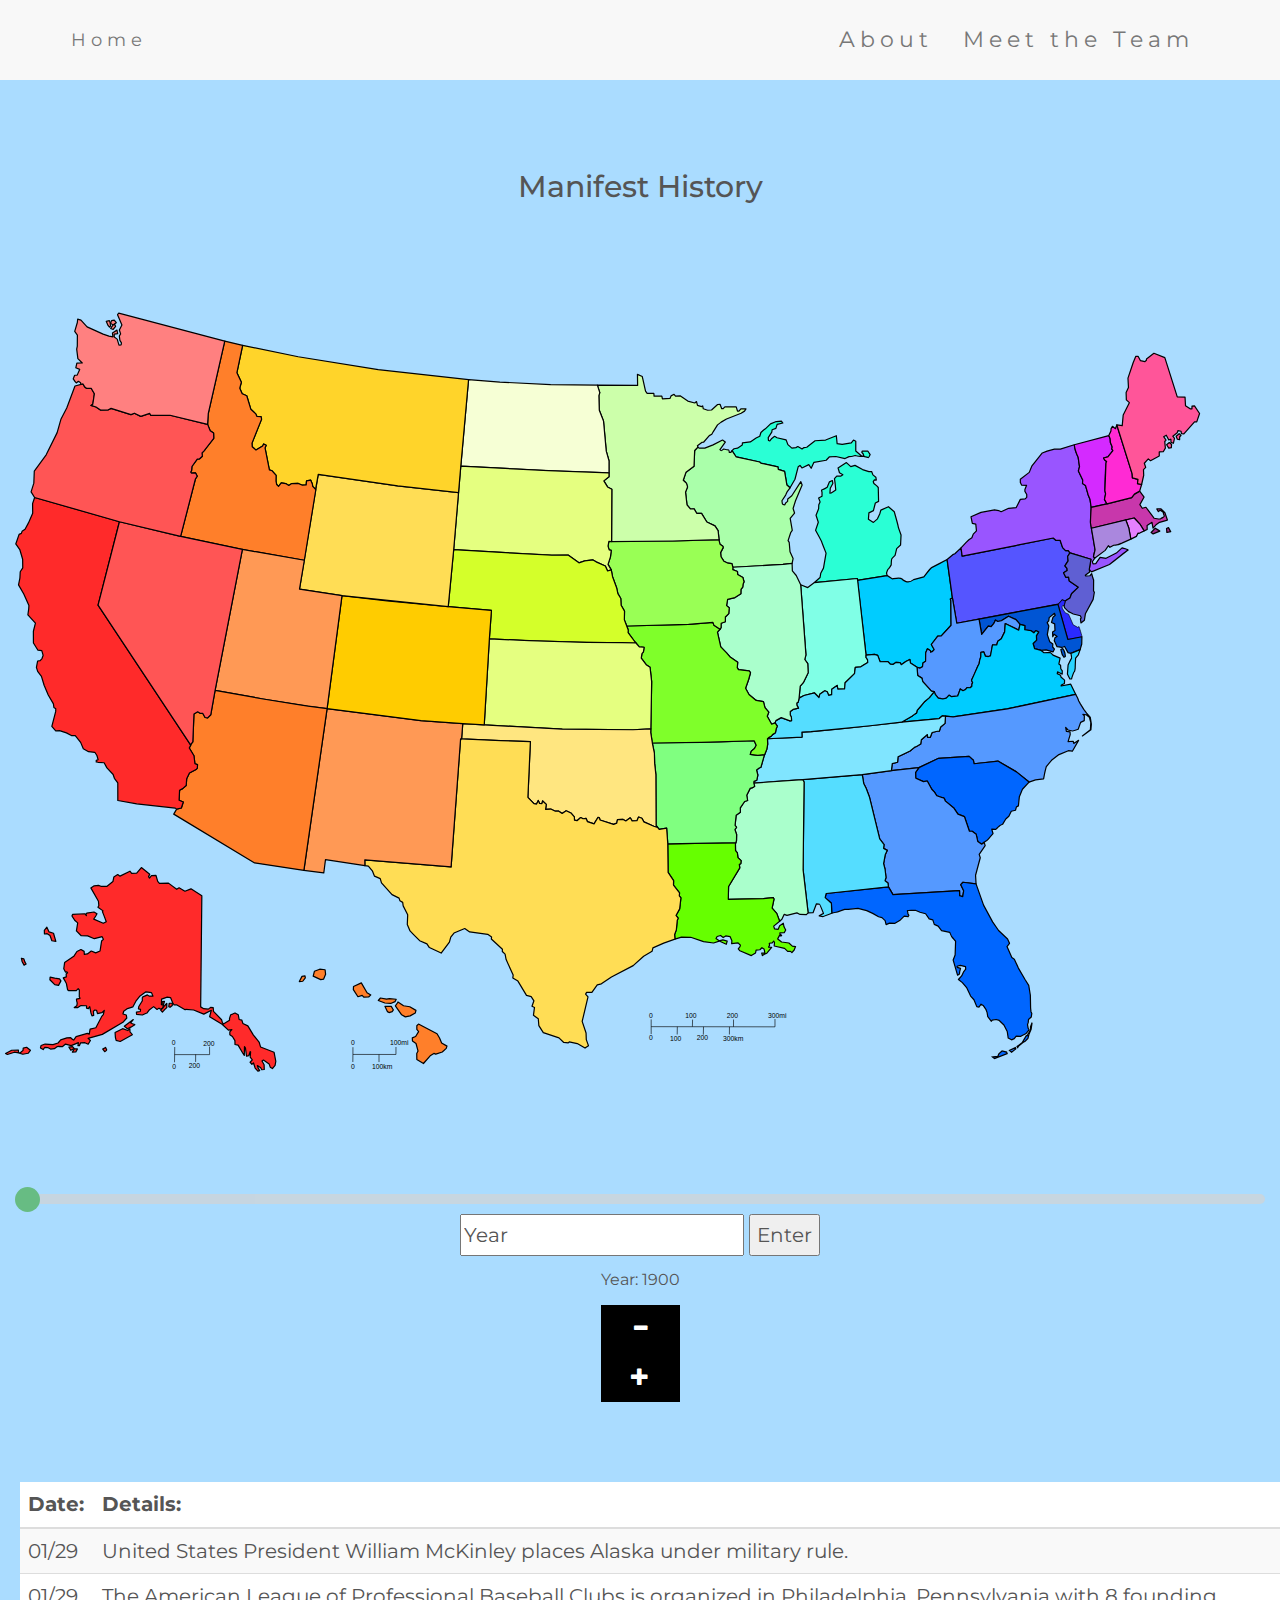
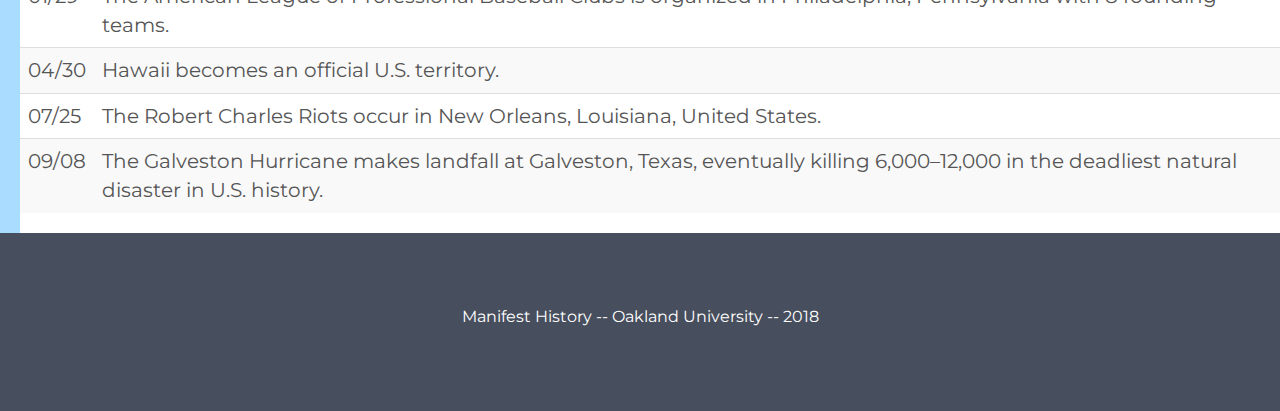
<file: website/html/index.html>
<!DOCTYPE html>
<html>

<head>
	<!-- Latest compiled and minified CSS -->
    <title>Manifest History</title>
    <link rel="stylesheet" type="text/css" href="../css/style.css">
    <link rel="stylesheet" href="https://maxcdn.bootstrapcdn.com/bootstrap/3.3.7/css/bootstrap.min.css">
    <link href="https://fonts.googleapis.com/css?family=Montserrat" rel="stylesheet">
    <!-- Latest compiled and minified JavaScript -->
    <script src="https://maxcdn.bootstrapcdn.com/bootstrap/3.3.7/js/bootstrap.min.js"></script>
    <meta name="viewport" content="width=device-width, initial-scale=1">
    <link rel="stylesheet" type="text/css" href="../css/style.css">
    <style>
        .modal{
        display: none;
        position: fixed;
        z-index: 1;
        left: 0;
        top: 0;
        width: 100%;
        height: 100%;
        overflow: auto;
        background-color: rgb(0,0,0);
        background-color: rgba(0,0,0,0.4);
    }
    .modal-content{
        background-color: #fefefe;
        margin: 15% auto;
        padding: 20px;
        border: 1px solid #888;
        width: 80%;
    }
    .close{
        color:#aaaa;
        float: right;
        font-size: 28px;
        font-weight: bold;        
    }
    .close:hover, .close:focus{
        color: black;
        text-decoration: none;
        cursor: pointer;
    }

    .slidecontainer {
    width: 25%;
	margin-left: 20px;
    }

    .slider {
    -webkit-appearance: none;
    width: 25%;
    height: 10px;
    border-radius: 5px;
    background: #d3d3d3;
    outline: none;
    opacity: 0.7;
    -webkit-transition: .2s;
    transition: opacity .2s;
    }

    .slider:hover {
    opacity: 1;
    }

    .slider::-webkit-slider-thumb {
    -webkit-appearance: none;
    appearance: none;
    width: 25px;
    height: 25px;
    border-radius: 50%;
    background: #4CAF50;
    cursor: pointer;
    }

    .slider::-moz-range-thumb {
    width: 25px;
    height: 25px;
    border-radius: 50%;
    background: #4CAF50;
    cursor: pointer;
    }
	
	.table-responsive {
		margin-left: 20px;
	}
        body {
            background-color: #AADCFF;
        }
    </style>
</head>

<body>
<nav class="navbar navbar-default">
  <div class="container">
    <div class="navbar-header">
      <button type="button" class="navbar-toggle" data-toggle="collapse" data-target="#myNavbar">
        <span class="icon-bar"></span>
        <span class="icon-bar"></span>
        <span class="icon-bar"></span>                        
      </button>
      <a class="navbar-brand" href="index.html">Home</a>
    </div>
    <div class="collapse navbar-collapse" id="myNavbar">
      <ul class="nav navbar-nav navbar-right">
        <li><a href="about.html">About</a></li>
        <li><a href="meet.html">Meet the Team</a></li>
      </ul>
    </div>
  </div>
</nav>
    <div class="container-fluid text-center">
    <h2>Manifest History</h2>
        </div>
    <!-- Start of Modals -->
    <div id="michigan" class="modal">
        <div class="modal-content">
            <span class="close">&times;</span>
            <h4>Michigan</h4>
            <p>
                <img src="../assets/states/michigan.svg">
                Historical Events about Michigan:
            </p>
        </div>
    </div>

    <div id="ohio" class="modal">
        <div class="modal-content">
            <span class="close">&times;</span>
            <h4>Ohio</h4>
            <p>
                <img src="../assets/states/ohio.svg">
                Historical Events about Ohio:
            </p>
        </div>
    </div>
    <!-- End of Modals -->

    <!-- Each state is drawn here -->
    
    <svg id="map" height="100%" width="100%" viewbox="0 0 529.16666 327.2896">
        <a xlink:href="#" class="button" data-modal="michigan">
            <g inkscape:groupmode="layer" id="layer2" inkscape:label="Michigan" style="display:inline" transform="translate(0,30.289686)">
                <path style="fill:#2affd5;stroke:#000000;stroke-width:0.5;stroke-linecap:round;stroke-linejoin:round;stroke-miterlimit:4;stroke-dasharray:none;stroke-opacity:1" d="m 336.69279,93.540967 2.3386,-2.071339 0.26728,-1.737251 1.13589,-2.138156 1.06907,-6.214018 c 0,0 -1.73725,-4.276312 -1.80406,-4.610398 -0.0668,-0.334087 -2.53907,-4.81085 -2.53907,-4.81085 l 1.1359,-3.34087 -0.93543,-2.873148 1.06908,-2.672696 0.0668,-1.670434 0.53454,-1.202714 -0.60134,-1.603615 1.40316,-0.734992 v -1.670433 c 0,0 -0.40092,-1.002263 0,-1.002263 0.4009,0 2.13815,-1.069078 2.13815,-1.069078 l 0.93544,-2.204974 1.20271,-0.534538 0.20045,1.202714 -1.06908,2.00452 -0.13364,2.004521 0.53454,-0.06682 1.8709,-1.202713 -0.26726,-2.80633 -0.26728,-1.937705 0.93543,-1.00226 h 1.60362 l 0.93546,-0.601356 -1.40317,-0.801809 -0.60137,-2.00452 3.47451,-2.204974 1.80409,1.670433 1.73722,-0.534537 3.14042,1.737251 2.60589,0.868625 1.1359,-0.06682 0.53454,1.403167 1.20272,0.935442 0.20045,1.202714 -0.80182,-0.06682 -0.46771,0.734992 0.26726,0.734991 1.20272,1.00226 0.60134,0.668174 0.13364,5.746294 -1.33636,0.668174 -0.80179,3.140416 -1.87089,0.935445 -0.20045,2.672694 2.07134,1.269532 1.67042,-1.469983 0.93546,-2.004523 0.46771,-1.603616 3.14041,-1.403165 2.40544,2.071339 c 0,0 1.60361,5.679477 1.60361,6.013563 0,0.334087 1.20272,3.608139 1.20272,3.608139 l -0.20045,4.142679 -1.60361,1.469983 -0.66818,2.806329 c 0,0 -1.13589,1.069078 -1.33636,1.403165 -0.20045,0.334087 -0.26726,2.539061 -0.26726,2.539061 0,0 -0.86862,1.536798 -1.13591,1.603616 -0.26725,0.06682 -0.80179,1.737251 -0.80179,1.737251 l 0.26726,1.069078 -12.2944,2.004523 v -0.801809 z" id="path45" inkscape:connector-curvature="0" />
                <path style="fill:#2affd5;stroke:#000000;stroke-width:0.5;stroke-linecap:round;stroke-linejoin:round;stroke-miterlimit:4;stroke-dasharray:none;stroke-opacity:1" d="m 326.61868,54.386428 -1.32292,-1.181174 -0.94493,-5.622396 -2.59861,-0.803201 -0.14174,-1.039434 -7.08705,-1.559153 -0.47246,-0.472469 -9.68566,-2.078868 -1.74813,-2.598587 0.85045,-0.8032 1.4174,-0.236234 1.98438,-1.27567 0.0472,-0.897694 3.26004,-0.425222 2.40961,-1.606399 1.51191,-0.708705 0.47247,-1.559153 1.13392,-1.039434 0.70872,-0.472469 2.12611,-2.078871 2.36233,-0.944941 2.12614,-0.188987 0.6142,0.803199 -2.36236,0.566965 -0.51972,1.653646 -1.55913,0.566965 -0.14174,0.992187 -1.46468,2.267858 0.0945,1.181174 0.56695,0.141742 0.80322,-0.992187 1.18115,-0.897694 0.99219,0.614211 3.73253,0.850445 0.75594,1.984375 1.65365,1.464659 1.65364,-0.236236 0.8032,-0.425222 1.74815,0.992187 0.8032,-0.566965 1.13392,-0.141739 3.44903,-2.693083 4.34674,-0.28348 4.44121,-1.795388 0.33073,3.307291 2.07889,0.236236 3.77975,-0.566965 0.89768,-1.181174 0.94496,0.472469 v 4.063243 l 2.40959,2.031622 0.99219,0.141743 -0.37799,-1.039435 -0.51972,-0.614211 0.18899,-0.519719 h 2.26788 l 0.99219,1.46466 c 0,0 -0.51972,1.181174 -0.70872,1.22842 -0.18899,0.04725 -1.98437,-0.472469 -1.98437,-0.472469 0,0 -1.22844,0 -1.41743,0 -0.18896,0 -2.12611,-0.377976 -2.12611,-0.377976 0,0 -1.27566,0.425223 -1.55914,0.425223 -0.2835,0 -0.94496,0.04725 -0.94496,0.04725 l -1.65364,0.8032 -3.77976,-0.850447 -2.74032,0.188989 -1.27566,1.370163 -5.05544,0.850445 -1.13393,2.456847 -0.99219,-1.511906 -2.83482,1.370163 -0.8032,-1.039434 -0.75594,0.566965 -1.32292,5.149927 z" id="path147" inkscape:connector-curvature="0" />
            </g>
        </a>
        <a xlink:href="#" class="button" data-modal="ohio">
            <g inkscape:groupmode="layer" id="layer3" inkscape:label="Ohio" style="display:inline">
                <path style="fill:#00ccff;stroke:#000000;stroke-width:0.5;stroke-linecap:round;stroke-linejoin:round;stroke-opacity:1;stroke-miterlimit:4;stroke-dasharray:none" d="m 354.4662,122.96202 3.57175,30.88374 3.49628,-0.33073 1.32292,0.42522 0.99218,2.64583 3.21279,-0.0472 0.99218,1.03943 1.13393,0.0945 1.13395,-0.8032 1.74813,0.0472 0.51972,0.8977 1.88986,-1.32292 1.65365,-0.85045 0.2835,1.46466 2.69306,1.74814 1.13395,0.37798 1.13393,-0.56697 0.18899,-1.6064 1.08667,-0.7087 0.0473,-3.44903 0.70868,-1.65365 1.27569,0.8032 0.0472,0.61421 0.80322,-0.37797 0.66146,-0.75596 -1.18118,-2.07887 2.65845,-3.50457 1.46998,-0.0668 4.04246,-4.37654 -0.10023,-10.12283 -0.20047,-0.73499 0.86863,-0.40091 -2.20496,-15.90253 c 0,0 -6.01358,3.14041 -6.41448,3.34087 -0.4009,0.20045 -3.20723,3.80859 -3.20723,3.80859 l -4.20949,1.13589 c 0,0 -1.73725,1.33635 -3.14042,0.80181 -1.40316,-0.53454 -0.86863,-0.33409 -1.67045,-1.06908 -0.80179,-0.73499 -3.67495,-0.0668 -3.94221,-0.0668 -0.26728,0 -2.20498,-1.33636 -2.20498,-1.33636 z" id="path48" inkscape:connector-curvature="0" />
            </g>
        </a>
        <a xlink:href="#" class="button" data-modal="indiana">
            <g inkscape:groupmode="layer" id="layer4" inkscape:label="Indiana">
                <path style="fill:#80ffe6;stroke:#000000;stroke-width:0.5;stroke-linecap:round;stroke-linejoin:round;stroke-opacity:1;stroke-miterlimit:4;stroke-dasharray:none" d="m 358.03795,153.84576 v 0.99218 l 0.6142,0.8977 0.0945,1.18117 c 0,0 -2.7876,1.74814 -2.97656,1.74814 -0.189,0 -2.17337,0.23624 -2.17337,0.23624 l -0.33073,2.59859 -3.87427,3.77976 c 0,0 -0.0945,2.45684 -0.33073,2.55134 -0.23622,0.0945 -2.69308,0.0472 -2.69308,0.0472 l -0.28348,-1.5119 -2.22059,1.55915 -0.0473,2.26786 -1.22843,0.28348 -0.61421,-1.51191 -0.99218,-0.37797 -2.07886,1.46465 -0.33073,1.32292 -1.84264,-1.88988 -4.34673,1.03944 -2.03163,1.08668 0.47247,-4.96094 1.27568,-1.41741 c 0,0 1.98438,-3.9215 1.98438,-4.11049 0,-0.18899 -0.14174,-3.73252 -0.14174,-3.73252 l -1.22843,-1.74814 0.47246,-1.88988 -2.17336,-29.00967 2.92933,1.18118 2.75082,-2.09212 17.77341,-1.67044 z" id="path51" inkscape:connector-curvature="0" />
            </g>
        </a>
        <a xlink:href="#" class="button" data-modal="pennsylvania">
            <g inkscape:groupmode="layer" id="layer5" inkscape:label="Pennsylvania">
                <path style="fill:#5555ff;stroke:#000000;stroke-width:0.5;stroke-linecap:round;stroke-linejoin:round;stroke-opacity:1;stroke-miterlimit:4;stroke-dasharray:none" d="m 391.54986,114.34261 2.34857,-2.02699 0.85045,-0.37797 2.55133,-2.45685 0.47249,3.44904 37.65587,-7.51228 1.03944,0.94494 h 1.79538 l 1.03942,3.02381 1.22843,1.22842 h 1.13393 l 0.66146,0.94494 -0.94494,1.51191 0.189,1.79538 -1.32292,2.07887 0.85045,1.03944 0.0945,0.85044 -1.51191,0.94494 0.94494,1.88988 1.13395,-0.0945 0.28347,1.6064 3.77976,2.55134 -2.83482,2.74033 -0.66146,1.79538 -1.98438,1.22843 -1.2284,-0.47248 c 0,0 -1.22844,1.6064 -1.60642,1.7009 -0.37796,0.0945 -41.95535,7.9375 -41.95535,7.9375 l -1.79726,-10.4187 z" id="path54" inkscape:connector-curvature="0" />
            </g>
        </a>
        <a xlink:href="#" class="button" data-modal="newyork">
            <g inkscape:groupmode="layer" id="layer6" inkscape:label="New York">
                <path style="fill:#9955ff;stroke:#000000;stroke-width:0.5;stroke-linecap:round;stroke-linejoin:round;stroke-opacity:1;stroke-miterlimit:4;stroke-dasharray:none" d="m 397.30021,109.4808 2.12614,-2.26786 1.13392,-1.03943 1.22841,-0.85045 0.56697,-1.5119 1.32292,-1.32292 -0.28347,-2.834818 -1.41743,-0.283482 -0.56695,-2.74033 4.15772,-1.795385 5.57516,-1.039435 1.70088,0.283483 1.03944,0.472469 3.1183,-1.41741 3.1183,-0.283482 1.7009,-3.401785 1.98437,-0.188989 0.66146,-0.661459 V 87.46369 l -0.75594,-1.322917 v -0.755954 l 0.66146,-1.700893 -1.98437,-0.09449 -0.56698,-1.133927 v -1.322917 l 3.68527,-2.834823 1.03945,-2.55134 4.3467,-5.480653 1.98438,-0.755954 3.02382,-0.850445 h 2.45684 l 5.76413,-1.795388 c 0,0 0.2835,1.795388 0.47247,2.362353 0.18899,0.566963 1.13395,2.83482 1.13395,2.83482 l 0.56695,3.874257 -0.47247,1.795385 1.79538,3.685268 -0.0945,1.511906 1.22841,0.755951 1.13392,3.96875 0.75597,1.889882 0.47247,3.212798 c 0,0 -0.28348,5.38616 -0.28348,5.953125 0,0.566963 0.75594,4.819196 0.75594,4.819196 l 1.13393,6.80357 -0.56695,2.07887 -0.0945,0.66146 0.47247,0.75595 -0.94494,1.41741 0.28348,0.85044 1.13395,-0.0945 1.79538,-2.55134 2.45684,0.37798 4.25223,-2.17336 2.36236,-2.17337 c 0,0 2.83482,0.75596 2.45684,0.94494 -0.37798,0.18899 -7.65403,5.95313 -7.65403,5.95313 l -7.46503,3.02381 c 0,0 -0.85042,-0.75596 -0.85042,-1.13393 0,-0.37798 0.66145,-4.06324 0.66145,-4.06324 l -8.69346,-2.64584 -0.66146,-0.94494 h -1.13393 l -1.22843,-1.22842 -1.03942,-3.02381 H 436.468 l -1.03944,-0.94494 -37.65587,7.51228 z" id="path57" inkscape:connector-curvature="0" />
            </g>
        </a>
        <a xlink:href="#" class="button" data-modal="vermont">
            <g inkscape:groupmode="layer" id="layer7" inkscape:label="Vermont">
                <path style="fill:#d42aff;stroke:#000000;stroke-width:0.5;stroke-linecap:round;stroke-linejoin:round;stroke-opacity:1;stroke-miterlimit:4;stroke-dasharray:none" d="m 444.12201,66.863988 14.26861,-3.779763 0.56697,1.322917 0.0945,1.511906 0.75594,1.889879 -0.18897,0.755954 0.47247,0.755951 -2.07888,2.55134 -1.79539,0.47247 0.47247,0.850447 c 0,0 1.03944,0.661458 0.66146,0.944938 -0.37796,0.283483 -0.56695,11.717264 -0.56695,11.717264 l 0.28347,1.322916 -0.47246,2.267858 1.03944,1.889879 -6.52013,1.417415 -0.47247,-3.212798 -0.75596,-1.889882 -1.13393,-3.96875 -1.22841,-0.755952 0.0945,-1.511905 -1.79538,-3.685268 0.47247,-1.795386 -0.56695,-3.874256 c -0.99561,-2.118745 -1.49228,-3.834304 -1.60642,-5.197174 z" id="path60" inkscape:connector-curvature="0" sodipodi:nodetypes="ccccccccccccccccccccccccc" />
            </g>
        </a>
        <a xlink:href="#" class="button" data-modal="massachusetts">
            <g inkscape:groupmode="layer" id="layer8" inkscape:label="Massachusetts" style="display:inline">
                <path style="fill:#c837ab;stroke:#000000;stroke-width:0.5;stroke-linecap:round;stroke-linejoin:round;stroke-opacity:1;stroke-miterlimit:4;stroke-dasharray:none" d="m 451.11455,92.755359 6.52013,-1.417415 10.20535,-2.598584 1.13392,-1.464659 2.17337,-1.228424 1.84264,2.456847 -1.74816,3.118302 0.99219,1.511906 1.51191,-0.425222 3.35454,4.535712 1.84264,0.330729 0.85045,-0.09449 c 0,0 1.70088,-0.897694 1.55914,-1.133928 -0.14174,-0.236235 -0.56695,-1.700895 -0.56695,-1.700895 l -1.18118,-0.661458 -0.70871,0.519718 -0.66146,-1.08668 1.65364,-0.0945 1.70091,1.653646 1.03941,3.023811 -3.26004,0.944939 -1.46465,1.039436 -1.22843,1.37016 -0.42522,-2.409596 -2.03163,1.275666 0.0473,1.7009 -1.27566,0.56696 -1.74816,-2.834819 -2.36233,-2.504093 -17.67039,4.252232 c 0,0 -0.2835,-1.748141 -0.42524,-2.22061 0.0473,-1.842634 0.33071,-6.425592 0.33071,-6.425592 z" id="path63" inkscape:connector-curvature="0" sodipodi:nodetypes="ccccccccccccccccccccccccccccccccc" />
                <path style="fill:#a02c89;stroke:#000000;stroke-width:0.5;stroke-linecap:round;stroke-linejoin:round;stroke-opacity:1;stroke-miterlimit:4;stroke-dasharray:none" d="m 479.48154,102.56602 c -0.13365,-0.0835 -1.88759,-1.21942 -1.88759,-1.21942 l -1.70387,1.80407 0.81852,0.56795 z" id="path75" inkscape:connector-curvature="0" />
                <path style="fill:#a02c89;stroke:#000000;stroke-width:0.5;stroke-linecap:round;stroke-linejoin:round;stroke-opacity:1;stroke-miterlimit:4;stroke-dasharray:none" d="m 483.9917,102.74977 c -0.10022,-0.0668 -0.93543,-1.62032 -0.93543,-1.62032 l -0.80182,0.3842 0.15033,1.62032 z" id="path81" inkscape:connector-curvature="0" />
            </g>
        </a>
        <a xlink:href="#" class="button" data-modal="rhodeisland">
            <g inkscape:groupmode="layer" id="layer9" inkscape:label="Rhode Island">
                <path style="fill:#e580ff;stroke:#000000;stroke-width:0.5;stroke-linecap:round;stroke-linejoin:round;stroke-opacity:1;stroke-miterlimit:4;stroke-dasharray:none" d="m 472.98998,102.48824 -1.9844,0.99219 -0.51972,-0.0709 -0.68508,1.34654 -2.29148,1.13393 -0.85045,-4.60659 -1.22844,-3.330913 3.44909,-0.803201 2.36233,2.504093 z" id="path84" inkscape:connector-curvature="0" />
            </g>
        </a>
        <a xlink:href="#" class="button" data-modal="connecticut">
            <g inkscape:groupmode="layer" id="layer10" inkscape:label="Connecticut">
                <path style="fill:#aa87de;stroke:#000000;stroke-width:0.5;stroke-linecap:round;stroke-linejoin:round;stroke-opacity:1;stroke-miterlimit:4;stroke-dasharray:none" d="m 467.5093,105.89 -3.69644,1.63721 c 0,0 -1.47,0.60136 -1.60362,0.60136 -0.13364,0 -1.80408,0.30068 -1.80408,0.30068 l -1.53678,0.83521 -0.66818,-0.63476 -1.30294,1.90429 -4.36528,3.29354 -0.4725,-0.75595 0.66146,-2.74033 -1.51183,-8.92969 14.2213,-3.449065 1.22844,3.330915 z" id="path87" inkscape:connector-curvature="0" />
            </g>
        </a>
        <a xlink:href="#" class="button" data-modal="newjersey">
            <g inkscape:groupmode="layer" id="layer11" inkscape:label="New Jersey">
                <path style="fill:#5f5fd3;stroke:#000000;stroke-width:0.5;stroke-linecap:round;stroke-linejoin:round;stroke-opacity:1;stroke-miterlimit:4;stroke-dasharray:none" d="m 450.31575,118.38504 0.16703,1.10248 -1.80406,1.33635 0.16703,0.30068 1.73725,-0.10023 0.73499,-0.83521 0.50115,1.80406 0.30067,0.80181 -0.0334,4.51018 0.33409,0.53454 -0.50112,2.93996 -3.20723,5.98016 -0.40092,2.67269 -1.43655,1.10249 -0.20048,-1.63703 0.33409,-0.43431 -0.36748,-0.90203 -2.93997,-0.735 c 0,0 -1.83748,-0.90203 -1.97112,-0.96885 -0.13364,-0.0668 -1.5702,-1.5368 -1.5702,-1.5368 l -0.26728,-0.73499 0.45003,-2.08808 1.9844,-1.22843 0.66146,-1.79538 2.83483,-2.74033 -3.77979,-2.55134 -0.28345,-1.6064 -1.13395,0.0945 -0.94496,-1.88988 1.51191,-0.94494 -0.0945,-0.85044 -0.85045,-1.03944 1.32292,-2.07887 -0.189,-1.79538 0.94494,-1.51191 8.69344,2.64583 z" id="path90" inkscape:connector-curvature="0" />
            </g>
        </a>
        <a xlink:href="#" class="button" data-modal="newhampshire">
            <g inkscape:groupmode="layer" id="layer12" inkscape:label="New Hampshire">
                <path style="fill:#ff2ad4;stroke:#000000;stroke-width:0.5;stroke-linecap:round;stroke-linejoin:round;stroke-opacity:1;stroke-miterlimit:4;stroke-dasharray:none" d="m 471.14732,86.046277 0.81724,-2.740366 -1.70383,-0.400905 0.20045,-1.737251 -2.30519,-0.567947 -0.10025,-1.670433 -6.34764,-20.245668 -0.56793,1.5368 -1.23613,-0.968854 -0.56796,0.968854 -0.0668,0.935443 -0.87865,1.928275 0.56697,1.322917 0.0945,1.511906 0.75594,1.889879 -0.18897,0.755954 0.47247,0.755949 -2.07888,2.55134 -1.79539,0.472472 0.47247,0.850447 0.80888,0.589346 -0.16703,0.300678 -0.10022,0.367496 -0.44712,11.404682 0.28347,1.322914 -0.47246,2.26786 1.03944,1.889879 10.20535,-2.598584 1.13392,-1.464659 z" id="path93" inkscape:connector-curvature="0" />
            </g>
        </a>
        <a xlink:href="#" class="button" data-modal="maine">
            <g inkscape:groupmode="layer" id="layer13" inkscape:label="Maine">
                <path style="fill:#ff5599;stroke:#000000;stroke-width:0.5;stroke-linecap:round;stroke-linejoin:round;stroke-opacity:1;stroke-miterlimit:4;stroke-dasharray:none" d="m 471.96456,83.305911 0.86003,-3.82697 -0.0945,-2.338727 0.92134,-0.921316 -0.56698,-1.700895 1.63002,-1.795386 0.92133,0.755952 3.61439,-1.984375 v -1.653646 l 1.65365,-0.07087 0.87408,-1.511906 -0.25988,-2.763952 c 0,0 0.61421,-0.496093 0.54335,-0.590587 -0.0709,-0.09449 -0.99219,-1.370163 -0.99219,-1.370163 l 1.08667,-0.614212 1.03945,1.960751 c 0,0 0.8977,-0.377976 0.87407,-0.283483 -0.0235,0.0945 0.0472,1.299295 0.0472,1.299295 l 0.96859,0.377976 0.47247,-2.008 -0.70872,-0.944938 1.84264,-1.393788 0.3071,-0.921316 1.27566,0.28348 0.14174,0.992187 1.01582,0.0945 4.39398,-4.960937 0.92131,-0.02363 1.17142,-3.451285 -2.10476,-3.107008 -1.03566,0.100227 v 1.102487 l -0.76841,-0.03341 -1.90431,-1.269532 -0.20045,-3.574729 -3.20722,-0.100227 -5.14493,-16.203213 -4.51019,-1.804069 -3.07359,2.338607 -0.0334,0.53454 -0.60134,0.601356 -1.83748,-0.400905 -1.00227,-1.837478 -0.93543,0.03341 -1.10249,2.672696 -2.13816,6.34765 0.20045,3.875408 -0.96885,2.037929 0.10023,3.073601 1.2361,1.135896 -2.53904,5.111528 -0.4009,4.376539 -2.2384,-0.267269 6.34764,20.245668 0.10025,1.670434 2.30519,0.567946 -0.20045,1.737249 z" id="path96" inkscape:connector-curvature="0" />
                <path style="fill:#ff5599;stroke:#000000;stroke-width:0.5;stroke-linecap:round;stroke-linejoin:round;stroke-opacity:1;stroke-miterlimit:4;stroke-dasharray:none" d="m 488.23893,63.096036 c -0.0591,-0.09449 -0.74414,-0.850445 -0.7914,-0.815012 -0.0472,0.03544 -1.21661,1.086684 -1.21661,1.086684 l 0.50792,1.204798 0.92131,0.224422 0.0354,-1.216609 z" id="path106" inkscape:connector-curvature="0" />
                <path style="fill:#ff5599;stroke:#000000;stroke-width:0.5;stroke-linecap:round;stroke-linejoin:round;stroke-opacity:1;stroke-miterlimit:4;stroke-dasharray:none" d="m 484.24655,68.068784 c 0,-0.106304 0.0945,-1.334727 0.0945,-1.334727 l -0.94496,-0.791387 -1.0985,0.921316 0.89771,1.429223 z" id="path108" inkscape:connector-curvature="0" />
            </g>
        </a>
        <a xlink:href="#" class="button" data-modal="delaware">
            <g inkscape:groupmode="layer" id="layer14" inkscape:label="Delaware">
                <path style="fill:#2a2aff;stroke:#000000;stroke-width:0.26458332px;stroke-linecap:butt;stroke-linejoin:miter;stroke-opacity:1" d="m 439.89222,133.58599 -0.30591,-0.45805 -0.44886,0.51971 -0.0472,0.73233 1.27566,1.96075 1.3938,0.56697 1.91349,4.4176 1.86627,1.03943 0.54332,-0.30711 c 0,0 1.3938,4.20499 1.2048,4.27586 -0.18899,0.0709 -5.81138,1.03943 -5.81138,1.03943 l -4.08686,-14.48121 0.37798,-0.3071 1.34657,-1.55917 1.22838,0.47248 z" id="path99" inkscape:connector-curvature="0" />
            </g>
        </a>
        <a xlink:href="#" class="button" data-modal="maryland">
            <g inkscape:groupmode="layer" id="layer15" inkscape:label="Maryland">
                <path style="fill:#0055d4;stroke:#000000;stroke-width:0.5;stroke-linecap:round;stroke-linejoin:round;stroke-opacity:1;stroke-miterlimit:4;stroke-dasharray:none" d="m 447.27555,146.24789 -0.0668,3.00678 -0.66815,2.3052 -3.8086,1.5368 -1.20272,-0.30068 -1.40316,-2.53906 c 0,0 -1.06908,0.36749 -1.20272,0.36749 -0.13364,0 -1.9377,-0.26727 -1.9377,-0.26727 l -1.13588,-2.47224 0.26725,-1.20271 0.90205,-0.53454 -1.23614,-0.96885 -0.56793,1.10248 -0.0668,-2.03793 1.00227,-0.56794 -0.13364,-2.77292 -1.30294,-0.56795 0.60137,-2.17157 0.93543,-0.80181 -0.33409,-0.8018 -2.17156,1.77066 -0.16704,1.30293 -0.66817,0.7684 0.70156,1.36976 -0.63476,3.60814 1.00227,2.93996 1.26952,0.90204 -0.0668,1.26953 0.7684,0.83522 -0.63476,1.20271 -2.83975,-0.83522 -2.07134,0.20045 -2.70611,-0.7684 -0.60134,-2.07134 1.43655,-1.40316 -0.0668,-1.87089 0.93543,-1.50339 -1.20272,-0.60135 -0.80179,0.93544 c 0,0 -1.00227,-0.83522 -1.20272,-0.83522 -0.20044,0 -2.53904,-0.43431 -2.53904,-0.43431 l 0.0334,-1.67043 -2.00451,-0.53455 -1.67045,-1.97111 -3.07358,-1.40316 -2.97339,1.87088 -1.50339,0.30068 -0.93544,-0.56795 -0.73498,1.46999 -1.03569,1.23612 -1.20271,-0.20045 -2.70611,3.40768 -1.10246,-6.34765 32.64304,-6.03968 4.08686,14.48121 z" id="path102" inkscape:connector-curvature="0" />
                <path style="fill:#0055d4;stroke:#000000;stroke-width:0.5;stroke-linecap:round;stroke-linejoin:round;stroke-opacity:1;stroke-miterlimit:4;stroke-dasharray:none" d="m 439.32644,151.15268 c -0.11811,0 -0.75594,0.37797 -0.75594,0.37797 l 0.56695,2.10249 0.70871,1.08669 0.5906,-0.35436 -0.18899,-1.37016 -0.47247,-1.25204 z" id="path104" inkscape:connector-curvature="0" />
            </g>
        </a>
        <a xlink:href="#" class="button" data-modal="westvirginia">
            <g inkscape:groupmode="layer" id="layer16" inkscape:label="West Virginia">
                <path style="fill:#5599ff;stroke:#000000;stroke-width:0.5;stroke-linecap:round;stroke-linejoin:round;stroke-opacity:1;stroke-miterlimit:4;stroke-dasharray:none" d="m 379.1101,158.85394 0.27898,3.3633 1.73725,1.13589 0.36751,1.43658 3.57473,3.94222 1.1693,0.20046 0.4009,1.13589 1.26955,1.57021 0.8686,0.0334 0.96888,0.30068 1.46997,-0.3675 1.1693,-1.20271 1.00227,0.63476 2.53904,-0.30067 0.53454,-1.33635 0.53454,-1.57021 1.10249,0.73499 1.10249,-0.53454 0.60135,-0.80181 1.30294,0.10023 0.66818,-0.63477 0.0334,-0.86862 0.30067,-0.53454 -0.46773,-1.06908 1.26955,-2.50565 1.26952,-3.20723 0.63476,-1.23613 0.16703,-1.1693 0.50115,-1.60362 0.0334,-1.83748 1.20269,-0.13363 0.66818,1.75396 1.23613,0.15033 0.83521,-0.30067 0.4009,-1.73726 0.46773,-2.83973 1.72056,0.10022 0.45101,-1.5368 1.45327,-1.00226 1.38647,-2.88985 0.25056,-3.44109 c 0,0 5.66277,2.73951 5.61266,2.67269 -0.0501,-0.0668 0.48451,-2.32191 0.48451,-2.32191 l -1.67048,-1.97111 -3.07356,-1.40316 -2.97338,1.87088 -1.50342,0.30068 -0.93543,-0.56795 -0.73499,1.46999 -1.03568,1.23612 -1.20269,-0.20045 -2.70614,3.40768 -1.10243,-6.34765 -9.19428,1.73245 -1.79728,-10.41869 -0.86863,0.40091 0.20047,0.73499 0.10023,10.12283 -4.04246,4.37654 -1.46998,0.0668 -2.65845,3.50457 1.18118,2.07887 -0.66146,0.75596 -0.80322,0.37797 -0.0472,-0.61421 -1.27569,-0.8032 -0.70869,1.65365 -0.0473,3.44903 -1.08667,0.7087 -0.18899,1.6064 -1.13393,0.56697 z" id="path111" inkscape:connector-curvature="0" />
            </g>
        </a>
        <a xlink:href="#" class="button" data-modal="virginia">
            <g inkscape:groupmode="layer" id="layer17" inkscape:label="Virginia">
                <path style="fill:#00ccff;stroke:#000000;stroke-width:0.5;stroke-linecap:round;stroke-linejoin:round;stroke-opacity:1;stroke-miterlimit:4;stroke-dasharray:none" d="m 386.23787,168.93239 -2.02507,2.48926 -1.88989,1.55915 -1.93712,2.3151 -1.22843,1.37017 c 0,0 -0.14174,1.27567 -0.42521,1.27567 -0.28351,0 -1.74816,1.18117 -1.74816,1.18117 l -4.25222,2.45685 15.54427,-1.5119 1.22843,-1.08669 4.5357,0.37798 c 0,0 21.82812,-3.26004 22.06437,-3.26004 0.23622,0 28.58445,-6.04763 28.58445,-6.04763 l -2.03163,-4.20498 -3.96875,0.75595 0.0945,-0.42522 1.27566,-0.61421 0.0472,-1.37016 -1.51191,-1.32292 -0.14173,-0.70871 -1.37017,-0.66145 0.14173,-0.75596 c 0,0 1.98438,1.08668 1.93712,0.8977 -0.0472,-0.18899 0,-1.32292 0,-1.32292 l -0.6142,-0.85045 -0.0945,-1.41741 -0.70872,-0.51971 0.51972,-2.45685 -2.92933,-1.22842 c 0,0 -0.94493,-1.03944 -1.13392,-1.03944 -0.189,0 -2.59858,0.0472 -2.59858,0.0472 l -1.19735,-0.95962 -2.7061,-0.7684 -0.60135,-2.07134 1.43656,-1.40316 -0.0668,-1.87089 0.93543,-1.50339 -1.20271,-0.60135 -0.8018,0.93544 -1.13479,-0.87597 -2.60697,-0.39356 0.0334,-1.67043 -2.00457,-0.53456 -0.52456,2.40956 -5.5726,-2.76034 -0.25056,3.44109 -1.38647,2.88985 -1.45328,1.00226 -0.45101,1.5368 -1.72055,-0.10022 -0.86863,4.57699 -0.83521,0.30067 -1.23614,-0.15033 -0.66817,-1.75396 -1.20269,0.13363 -0.0334,1.83748 -0.50115,1.60362 -0.16703,1.1693 -0.63476,1.23613 -2.53908,5.71288 0.46773,1.06908 -0.30067,0.53454 -0.0334,0.86862 -0.66818,0.63477 -1.30294,-0.10023 -0.60135,0.80181 -1.10249,0.53454 -1.10249,-0.73499 -1.06908,2.90656 -2.53904,0.30067 -1.00227,-0.63476 -1.1693,1.20271 -1.46997,0.3675 -1.83748,-0.33408 -1.26955,-1.57021 z" id="path114" inkscape:connector-curvature="0" />
                <path style="fill:#2ad4ff;stroke:#000000;stroke-width:0.5;stroke-linecap:round;stroke-linejoin:round;stroke-opacity:1;stroke-miterlimit:4;stroke-dasharray:none" d="m 442.732,153.09667 c 0,0 0.40087,2.00452 0.23383,2.13815 -0.16705,0.13364 -1.40316,2.6727 -1.40316,2.6727 0,0 -0.26728,3.60814 -0.26728,3.74177 0,0.13364 1.00227,2.00452 1.00227,2.00452 0,0 0.7684,0.16705 0.73498,-0.0334 -0.0334,-0.20045 0.86863,-2.80633 1.06908,-2.90655 0.20045,-0.10023 0.43431,-1.5368 0.40092,-1.67044 -0.0334,-0.13363 0.16703,-3.94222 0.16703,-3.94222 l 1.13588,-1.40317 0.73504,-2.13815 z" id="path116" inkscape:connector-curvature="0" />
            </g>
        </a>
        <a xlink:href="#" class="button" data-modal="northcarolina">
            <g inkscape:groupmode="layer" id="layer18" inkscape:label="North Carolina">
                <path style="fill:#5599ff;stroke:#000000;stroke-width:0.5;stroke-linecap:round;stroke-linejoin:round;stroke-opacity:1;stroke-miterlimit:4;stroke-dasharray:none" d="m 444.68899,170.05148 0.81589,1.5536 0.46773,1.16931 0.66818,1.23612 1.40317,2.27179 1.1693,1.5368 1.5368,1.80407 0.43431,2.73951 -0.20044,2.37202 -3.50793,2.50565 3.30745,-2.53906 0.16706,-3.00678 -0.60137,-2.20498 -1.26953,-1.00226 -1.40316,-0.13363 0.60137,0.60135 -0.0334,1.97112 -1.50338,0.73499 -1.00227,2.83974 c 0,0 -2.03793,0.70158 -2.17157,0.70158 -0.13364,0 -2.03793,-0.40091 -2.03793,-0.40091 l -0.96885,-1.03567 0.30067,1.57021 1.50339,0.20045 0.0668,1.20272 -0.86863,2.87315 2.10473,-0.16705 0.23387,0.90204 2.00454,-1.26953 -2.5725,4.47676 -1.67042,-0.20045 -3.8754,1.60362 -3.07361,2.37201 c 0,0 -2.00451,2.40543 -2.10474,2.53906 -0.10022,0.13364 -0.73501,2.80633 -0.73501,2.80633 l -0.43431,2.33861 -3.34087,0.40091 -2.67269,0.90203 -5.21176,-4.20949 -7.68398,-4.47677 c 0,0 -9.72603,1.17085 -9.84414,1.05273 -0.11811,-0.11812 -0.16536,-1.32292 -0.33073,-1.44103 -0.16536,-0.11812 -1.7009,-1.55916 -1.7009,-1.55916 l -12.61496,0.80321 -8.12646,3.85063 -11.38656,1.27567 0.33073,-2.88207 2.22062,-0.61421 0.18899,-2.26786 2.5041,-1.13393 2.45684,-1.22842 c 0,0 1.88987,-1.70089 2.17337,-1.70089 0.28347,0 2.22059,-1.18118 2.22059,-1.18118 l 0.2835,-1.79539 2.50407,-2.12611 0.0473,1.13393 h 1.13392 l 0.75597,-1.98438 2.12611,-0.51971 h 0.85045 l 0.56695,-1.74815 1.22843,-0.99218 c 0,0 0.56695,-0.37798 0.56695,-0.56697 0,-0.18899 0.189,-2.97656 0.189,-2.97656 l 3.16555,0.33073 22.44233,-3.30729 z" id="path119" inkscape:connector-curvature="0" />
            </g>
        </a>
        <a xlink:href="#" class="button" data-modal="southcarolina">
            <g inkscape:groupmode="layer" id="layer19" inkscape:label="South Carolina">
                <path style="fill:#0066ff;stroke:#000000;stroke-width:0.5;stroke-linecap:round;stroke-linejoin:round;stroke-opacity:1;stroke-miterlimit:4;stroke-dasharray:none" d="m 425.42624,206.31671 -2.73947,2.97337 -1.26955,3.0736 -0.4009,3.80859 -0.80182,0.40091 -0.4009,1.40316 -1.73725,0.40091 -1.00227,2.07134 -1.26952,1.13589 -1.33633,2.20498 c 0,0 -0.93547,0.4009 -1.20272,0.60135 -0.26728,0.20045 -1.60361,1.46999 -1.60361,1.46999 l -1.67045,-0.0668 0.53454,1.80407 c 0,0 -2.07135,2.3386 -2.2718,2.60588 -0.20044,0.26726 -1.40316,1.00226 -1.40316,1.00226 l -1.00227,0.8018 -1.60361,-1.06907 -0.66818,-3.00679 -1.67042,-1.26953 h -1.13591 l -2.07132,-6.08038 -2.67271,-1.00226 -1.60361,-2.40543 -3.67496,-3.07359 c 0,0 -0.26726,-1.33635 -0.93544,-1.33635 -0.66817,0 -2.53907,-0.80181 -2.53907,-0.80181 l -0.93543,-1.46998 -1.13589,-1.20272 -1.87089,-3.40768 -1.53681,0.26727 c 0,0 -3.27406,-1.20272 -3.27406,-1.60362 0,-0.40091 0,-2.20497 0,-2.20497 l 1.39285,-2.00425 8.12646,-3.85063 12.61497,-0.80321 1.77178,1.6064 0.25987,1.46466 9.84412,-1.1236 7.68397,4.47677 z" id="path122" inkscape:connector-curvature="0" />
            </g>
        </a>
        <a xlink:href="#" class="button" data-modal="georgia">
            <g inkscape:groupmode="layer" id="layer20" inkscape:label="Georgia">
                <path style="fill:#5599ff;stroke:#000000;stroke-width:0.5;stroke-linecap:round;stroke-linejoin:round;stroke-opacity:1;stroke-miterlimit:4;stroke-dasharray:none" d="m 406.85103,231.20621 0.43431,1.36973 -2.47224,3.64155 0.43432,1.40316 -1.93771,7.21628 0.20045,3.57473 -5.41221,-0.66817 -0.90202,1.00226 1.20269,2.50565 -0.40089,2.40542 -1.26953,-0.33408 -0.0334,-2.10475 -27.52876,1.63703 -1.8709,-3.20724 -0.20044,-1.60361 -1.20272,-0.93545 0.40092,-1.33635 -0.40092,-3.40768 -0.60135,-2.33861 0.66818,-3.60814 0.86863,-1.87088 -1.53681,-0.80181 0.20045,-1.60362 -1.80406,-2.33861 -4.20949,-17.17207 -1.40317,-3.74177 -1.00227,-2.00452 -0.60134,-3.67496 12.056,-1.5972 11.38656,-1.27565 -1.39285,2.00425 0.0668,2.33859 3.20722,1.47 1.53681,-0.26727 1.87089,3.40768 1.13589,1.20272 0.93543,1.46998 2.30521,0.78508 0.36751,0.0167 0.26725,0.18375 0.28398,0.4009 0.25056,0.75172 3.67496,3.07359 1.60361,2.40543 2.67271,1.00226 2.07132,6.08038 h 1.13591 l 1.67042,1.26953 0.66818,3.00679 1.60361,1.06907 z" id="path125" inkscape:connector-curvature="0" />
            </g>
        </a>
        <a xlink:href="#" class="button" data-modal="florida">
            <g inkscape:groupmode="layer" id="layer21" inkscape:label="Florida">
                <path style="fill:#0066ff;stroke:#000000;stroke-width:0.5;stroke-linecap:round;stroke-linejoin:round;stroke-opacity:1;stroke-miterlimit:4;stroke-dasharray:none" d="m 403.51016,248.41166 3.107,8.78649 3.7418,6.91559 2.47224,3.57474 3.70834,3.5079 0.80182,1.80409 -1.03566,1.30294 2.00451,4.54358 1.03566,0.70157 1.67045,3.67496 2.80633,4.84425 1.46997,2.30521 0.66818,4.07585 c 0,0 0.10022,4.94449 0.10022,5.14493 0,0.20048 0.16706,1.63703 0.16706,1.63703 l 0.33409,0.76841 -0.23386,1.46999 -1.13591,1.00225 -0.10023,1.20271 -0.30067,0.93544 0.26728,1.50341 0.36748,0.63476 -1.36975,1.63703 -1.46999,0.70157 -0.70157,0.4009 -1.77068,-0.10022 -0.80179,1.00226 -1.13591,0.50113 -1.36975,-0.73499 -0.40089,-2.70611 -1.36978,-2.7061 -1.9377,-1.87087 -1.30294,-0.40092 -1.60361,0.26728 -0.33409,0.4677 -1.50339,-1.87087 -0.26726,-1.70383 -0.43431,-1.20272 -1.20272,-1.77067 -0.86862,-0.50112 -0.80182,1.1693 -0.96885,-0.16706 -1.1693,-2.83972 -1.36975,-1.53681 -1.57022,-3.34086 -1.83748,-2.20499 -1.63701,-1.30294 1.33633,-1.46997 0.86863,-1.80406 0.80182,-0.96885 -0.0668,-1.03569 -2.13815,-0.53454 -1.36975,0.33409 0.10022,0.50112 1.33633,0.40093 -0.36748,1.43655 -0.0668,0.83524 -0.80179,0.53454 -1.80406,-6.24742 0.80179,-2.10476 0.20045,-5.67947 c 0,0 -1.46997,-1.70386 -1.60362,-1.90431 -0.13364,-0.20045 -0.80179,-1.77065 -0.80179,-1.77065 l -3.4077,-0.73498 -1.40316,-1.83748 -1.60362,-0.73501 -0.60134,-1.87088 -1.50342,-0.40091 -1.46997,-2.10475 -2.30521,-0.63476 -1.9377,-0.80181 c 0,0 -3.47448,0 -3.30745,0.20045 0.16703,0.20046 0.23386,1.26953 0.23386,1.26953 l 0.4009,0.56795 -0.33409,0.56795 -1.60361,-0.20045 -1.8709,1.83748 -1.9377,1.13588 -2.27179,-0.0668 -1.40317,0.60134 -0.40089,-1.67042 -1.30294,-1.23613 -1.40317,-0.33408 -2.43882,-1.40317 -2.47224,-1.13589 -3.60815,-0.93545 -4.04246,0.40091 h -1.46998 c 0,0 -3.34086,1.20271 -3.54131,1.20271 -0.20045,0 -1.77067,0.40091 -1.77067,0.40091 l -0.16703,-4.14268 c 0,0 -2.58919,-2.20498 -2.58919,-2.3052 0,-0.10023 0.43431,-1.70384 0.43431,-1.70384 l 25.74139,-2.73952 1.8709,3.20724 27.52876,-1.63703 0.0334,2.10475 1.26953,0.33408 0.40089,-2.40542 -1.20269,-2.50565 0.90202,-1.00226 z" id="path128" inkscape:connector-curvature="0" />
                <path style="fill:#0066ff;stroke:#000000;stroke-width:0.5;stroke-linecap:butt;stroke-linejoin:miter;stroke-opacity:1;stroke-miterlimit:4;stroke-dasharray:none" d="m 410.32554,319.97308 0.83521,0.63476 5.21176,-2.03792 -0.23386,-0.60137 -1.8709,-0.46771 -1.33633,1.20269 -0.4009,1.00227 z" id="path130" inkscape:connector-curvature="0" />
                <path style="fill:#2a7fff;stroke:#000000;stroke-width:0.5;stroke-linecap:butt;stroke-linejoin:miter;stroke-opacity:1;stroke-miterlimit:4;stroke-dasharray:none" d="m 418.20999,318.00196 -0.86863,-0.73498 2.40544,-1.1693 0.20044,0.53454 z" id="path132" inkscape:connector-curvature="0" />
                <path style="fill:#0066ff;stroke:#000000;stroke-width:0.5;stroke-linecap:butt;stroke-linejoin:miter;stroke-opacity:1;stroke-miterlimit:4;stroke-dasharray:none" d="m 420.68223,316.1979 -0.23387,-0.60137 c 0,0 2.08804,-1.48667 2.17157,-1.62031 0.0835,-0.13364 1.63703,-2.75622 1.63703,-2.75622 l 1.06908,-0.30067 -0.36748,1.43656 -1.15261,1.08579 -0.91874,0.56793 -1.75397,1.43658 -0.55123,0.83521 z" id="path134" inkscape:connector-curvature="0" />
                <path style="fill:#0066ff;stroke:#000000;stroke-width:0.5;stroke-linecap:butt;stroke-linejoin:miter;stroke-opacity:1;stroke-miterlimit:4;stroke-dasharray:none" d="m 424.70797,310.71052 c 0.0418,-0.0167 0.77676,-0.21717 0.78513,-0.27561 0.008,-0.0585 0.77673,-1.92937 0.77673,-1.92937 l 0.4009,-2.7228 -0.65982,1.75395 c 0,0 0.0418,1.09413 0,1.10249 -0.0418,0.008 -0.8519,1.7122 -0.8519,1.7122 z" id="path136" inkscape:connector-curvature="0" />
            </g>
        </a>
        <a xlink:href="#" class="button" data-modal="alabama">
            <g inkscape:groupmode="layer" id="layer22" inkscape:label="Alabama">
                <path style="fill:#55ddff;stroke:#000000;stroke-width:0.5;stroke-linecap:round;stroke-linejoin:round;stroke-opacity:1;stroke-miterlimit:4;stroke-dasharray:none" d="m 343.8757,260.53902 c 0,0 -3.60818,1.40316 -3.74182,1.40316 -0.13364,0 -1.47,-0.33409 -1.47,-0.33409 l 1.77068,-1.00226 c 0,0 -1.46998,-3.74177 -1.60362,-3.77518 -0.13364,-0.0334 -1.30294,-0.16704 -1.30294,-0.16704 l -1.40316,3.67495 -2.03793,0.0334 -2.07134,-17.74001 0.40089,-36.31525 -0.60134,-1.03567 24.65562,-2.07134 0.60134,3.67496 1.00227,2.00452 1.40317,3.74177 4.20949,17.17207 1.80406,2.33861 -0.20045,1.60362 1.53681,0.80181 -0.86863,1.87088 -0.66818,3.60814 0.60135,2.33861 0.40092,3.40768 -0.40092,1.33635 1.20272,0.93545 0.2005,1.60361 -25.74139,2.73952 -0.41765,1.70384 2.57252,2.3052 z" id="path139" inkscape:connector-curvature="0" />
            </g>
        </a>
        <a xlink:href="#" class="button" data-modal="tennessee">
            <g inkscape:groupmode="layer" id="layer23" inkscape:label="Tennessee">
                <path style="fill:#80e5ff;stroke:#000000;stroke-width:0.5;stroke-linecap:round;stroke-linejoin:round;stroke-opacity:1;stroke-miterlimit:4;stroke-dasharray:none" d="m 331.81512,205.28103 -12.06053,0.86864 -8.11832,0.60135 0.0668,-0.70158 1.1693,-0.50113 0.43431,-2.13816 -0.53453,-2.07133 1.10249,-0.80181 0.70157,-0.33409 1.26955,-4.51017 1.1693,-2.97338 0.36748,-2.07134 c 0,0 -0.16703,-2.27179 -0.0334,-2.27179 0.13364,0 14.23209,-0.66817 14.23209,-0.66817 l -0.0668,-2.03793 c 0,0 3.80857,-0.23386 4.00904,-0.23386 0.20045,0 19.57747,-1.87089 19.57747,-1.87089 l 17.63081,-1.98563 15.54427,-1.5119 1.22843,-1.08669 1.37017,0.0473 -0.17719,3.03562 c 0,0 -1.80718,1.50009 -1.80718,1.50009 l -0.56695,1.74815 h -0.85045 l -2.12611,0.51971 -0.75597,1.98438 h -1.13393 l -0.0473,-1.13393 -2.50407,2.12611 -0.28351,1.79539 -2.06811,1.17999 -0.27059,0.0248 -2.05526,1.67727 -4.96093,2.36234 -0.189,2.26786 -2.22062,0.61422 -0.33073,2.88207 -12.056,1.59718 z" id="path142" inkscape:connector-curvature="0" />
            </g>
        </a>
        <a xlink:href="#" class="button" data-modal="kentucky">
            <g inkscape:groupmode="layer" id="layer24" inkscape:label="Kentucky">
                <path style="fill:#55ddff;stroke:#000000;stroke-width:0.5;stroke-linecap:round;stroke-linejoin:round;stroke-opacity:1;stroke-miterlimit:4;stroke-dasharray:none" d="m 317.28232,188.40965 0.50115,-0.46772 1.1693,-0.66817 0.43431,-0.56795 1.20272,-0.7684 0.26726,-1.5368 0.50114,-1.20271 -0.93546,-1.33635 0.33409,-0.93544 2.20499,-1.23612 2.3386,0.83521 1.26952,0.50113 0.66818,-0.13363 -0.0668,-1.36976 -0.46773,-0.93544 v -1.40317 l 1.1693,-0.90203 2.2384,-0.53454 c 0,0 -0.46773,-1.10249 -0.60137,-1.1359 -0.13364,-0.0334 -0.10022,-1.00226 -0.10022,-1.00226 l 0.60137,-0.33409 0.34007,-1.66491 2.03163,-1.08668 4.34673,-1.03944 1.84264,1.88988 0.33073,-1.32292 2.07885,-1.46465 0.99219,0.37797 0.6142,1.51191 1.22844,-0.28348 0.0473,-2.26786 2.22056,-1.55915 0.28351,1.5119 2.7863,-0.0482 0.23749,-2.55036 3.87426,-3.77976 0.33073,-2.59859 2.27267,-0.22527 2.87729,-1.75911 -0.0945,-1.18117 -0.6142,-0.8977 v -0.99218 l 3.49628,-0.33073 1.32292,0.42522 0.99218,2.64583 3.21279,-0.0472 0.99218,1.03943 1.13393,0.0945 1.13395,-0.8032 1.74813,0.0472 0.51972,0.8977 1.88986,-1.32292 1.65365,-0.85045 0.2835,1.46466 c 0,0 2.69306,1.74814 2.69306,1.74814 0,0 0.27898,3.3633 0.27898,3.3633 l 1.73725,1.13589 0.36751,1.43658 3.57473,3.94222 1.1693,0.20046 -2.02507,2.48926 -1.88989,1.55915 -3.16555,3.68527 -0.25985,1.2048 -0.18899,0.0709 -0.40161,0.18899 -1.32292,0.99218 -4.25222,2.45685 -12.99292,1.46466 -12.72278,1.28937 -11.70975,1.11919 -3.7919,0.21716 0.0668,2.03793 z" id="path145" inkscape:connector-curvature="0" />
            </g>
        </a>
        <a xlink:href="#" class="button" data-modal="wisconsin">
            <g inkscape:groupmode="layer" id="layer25" inkscape:label="Wisconsin">
                <path style="fill:#aaffaa;stroke:#000000;stroke-width:0.5;stroke-linecap:round;stroke-linejoin:round;stroke-opacity:1;stroke-miterlimit:4;stroke-dasharray:none" d="m 302.61718,69.32083 -0.46897,0.688422 -0.63479,0.03341 c 0,0 -0.10022,-1.035669 -0.4009,-1.035669 -0.30067,0 -1.90428,-0.367496 -1.90428,-0.367496 0,0 -0.93546,0.734991 -1.06908,0.701582 -0.13364,-0.03341 -0.50114,-0.434311 -0.50114,-0.434311 l 2.20498,-3.140418 -1.13591,-0.835216 -3.90879,2.00452 -3.4077,1.302938 -2.40544,0.03341 -0.4677,-0.434311 -1.33636,1.403165 -0.26725,6.514693 -3.30748,2.438836 -1.13588,3.374276 c 0,0 1.33633,1.135896 1.33633,1.336347 0,0.200454 0.43431,1.403168 0.43431,1.403168 l -0.83521,2.138156 0.60137,5.245163 1.40317,1.737252 1.53678,-0.06682 1.06907,1.837478 2.00454,0.06682 2.20496,3.541321 3.34086,1.603614 1.30294,1.97111 0.43432,4.24291 0.3675,1.40316 1.1693,0.7684 0.13364,0.60136 -1.06907,2.07134 0.16703,1.70384 1.1693,1.83748 1.73725,0.83522 1.60364,0.16704 0.4009,1.50339 20.67997,-1.1693 3.80859,-0.40091 0.4009,-2.00452 -1.26952,-2.80633 -0.33409,-3.87541 -0.46771,-0.73499 1.13589,-3.4745 0.60134,-0.80181 -0.86863,-4.944486 1.80409,-2.204971 -0.60137,-1.870887 1.00227,-3.207234 2.73952,-6.548104 -0.53454,-1.336347 -3.74179,5.81311 -1.67042,1.336349 -0.0668,1.00226 -0.8018,0.668174 -0.33408,0.734991 c 0,0 -0.93544,0 -1.00227,-0.334086 -0.0668,-0.334087 -0.20045,-1.336347 -0.20045,-1.336347 l 1.5368,-2.33861 0.66818,-1.469983 1.15121,-1.536353 -1.32292,-1.181174 -0.94493,-5.622396 -2.59861,-0.803201 -0.14174,-1.039434 -7.08705,-1.559155 -0.47246,-0.472467 -9.68566,-2.078868 z" id="path150" inkscape:connector-curvature="0" />
            </g>
        </a>
        <a xlink:href="#" class="button" data-modal="illinois">
            <g inkscape:groupmode="layer" id="layer26" inkscape:label="Illinois">
                <path style="fill:#aaffcc;stroke:#000000;stroke-width:0.5;stroke-linecap:round;stroke-linejoin:round;stroke-opacity:1;stroke-miterlimit:4;stroke-dasharray:none" d="m 327.47198,115.9462 0.10023,3.04019 1.60361,1.93771 1.83676,3.81745 2.17337,29.00967 -0.47247,1.88988 1.22844,1.74814 0.17841,3.72551 -2.02105,4.1175 -1.27569,1.41741 -0.47246,4.96094 -0.34007,1.66491 -0.60137,0.33409 0.0334,0.93545 0.66818,1.20271 -2.2384,0.53454 -1.1693,0.90203 v 1.40317 l 0.46773,0.93544 0.0668,1.36976 -0.66818,0.13363 -3.60812,-1.33634 -2.20499,1.23612 -0.33409,0.93544 -1.40316,0.53454 -1.83748,-3.30746 0.63476,-1.63703 -1.5702,-1.9377 -0.63476,-2.43884 -3.00677,-0.50113 -2.97339,-2.43883 -1.40317,-2.60588 1.26953,-3.60814 0.7684,-2.80633 -0.56793,-0.80181 -4.40997,-0.46772 -0.50112,-0.83522 0.20045,-2.20497 -3.27403,-2.33861 -1.33636,-1.57021 -2.40543,-2.47224 -1.36975,-6.08038 1.06907,-1.20271 0.43432,-0.66818 0.0334,-1.80407 1.73726,-0.63476 v -1.9377 l 1.40316,-1.40317 0.20045,-2.47224 -1.10249,-0.83522 0.43431,-2.57247 3.0402,-0.7684 2.43882,-1.5368 0.0334,-1.80407 0.73498,-0.93544 0.13364,-1.23613 0.4009,-1.03566 -0.46773,-1.73726 -2.17154,-1.23612 -0.0668,-1.26953 -1.93771,-0.73499 0.0334,-1.00226 20.71338,-1.1693 z" id="path153" inkscape:connector-curvature="0" />
            </g>
        </a>
        <a xlink:href="#" class="button" data-modal="mississippi">
            <g inkscape:groupmode="layer" id="layer27" inkscape:label="Mississippi">
                <path style="fill:#aaffcc;stroke:#000000;stroke-width:0.5;stroke-linecap:round;stroke-linejoin:round;stroke-opacity:1;stroke-miterlimit:4;stroke-dasharray:none" d="m 311.63627,206.75102 0.35944,1.33432 -0.85045,0.54334 -1.01579,0.30711 -1.41742,2.83482 0.37798,2.17336 -1.25206,0.4016 -1.79538,2.64583 0.0472,1.77177 -1.74813,1.25204 -0.44886,4.18136 0.61423,0.8032 -0.68509,0.99219 0.70869,2.008 -0.0472,2.48047 -0.44887,1.44103 0.0473,2.76395 0.75597,0.92132 0.23622,1.93713 1.32291,1.27567 -0.14174,1.25204 -0.6142,0.25986 0.18899,1.48828 -4.63021,7.67764 -0.11813,5.29167 14.50485,-0.3071 4.08686,-0.4016 0.3071,0.59058 -0.77956,3.75614 1.91349,2.17337 1.20481,3.23642 0.9213,-0.77958 0.96856,-2.05524 1.13395,0.44884 4.11049,-1.03943 1.32593,0.62873 2.57249,0.0668 0.73499,-0.735 -2.07134,-17.74001 0.40089,-36.31525 -0.60134,-1.03567 z" id="path156" inkscape:connector-curvature="0" />
            </g>
        </a>
        <a xlink:href="#" class="button" data-modal="louisiana">
            <g inkscape:groupmode="layer" id="layer28" inkscape:label="Louisiana">
                <path style="fill:#66ff00;stroke:#000000;stroke-width:0.5;stroke-linecap:round;stroke-linejoin:round;stroke-opacity:1;stroke-miterlimit:4;stroke-dasharray:none" d="m 322.31922,263.83683 -2.45687,2.03161 0.33073,1.13395 1.51191,0.18896 0.61421,-1.46465 1.5119,-1.03942 0.28348,1.46466 0.70871,1.32292 -0.61423,1.13392 -1.79538,0.0945 0.0473,0.56698 0.66146,0.42521 -0.28347,0.2835 -0.56698,-0.2835 -0.75594,1.46465 1.60639,1.27569 3.02382,0.42521 1.4174,1.27567 1.32291,0.18899 -0.56694,1.41742 -0.94496,1.08667 -0.56695,-0.51972 h -1.18118 l -1.27566,-1.2284 -4.29948,-0.99219 0.14173,-1.41743 -0.33073,-0.6142 -0.61423,0.75594 -1.2284,0.14176 0.14173,0.85043 -0.42521,0.75597 1.27566,0.14173 -1.98437,2.36236 -0.99219,0.42521 -0.85045,0.56698 -0.28347,-0.99219 1.27566,-0.0945 -0.14174,-0.94493 -0.18899,-0.70871 -0.85045,-0.51972 -0.85045,0.85045 -1.55914,0.18899 -0.23624,1.13392 -1.74813,1.0867 -4.72472,-1.98438 -0.66146,-0.75596 0.70872,-0.94494 0.18899,-0.6142 -0.99219,-0.94496 -2.64583,0.2835 0.0945,-1.18118 -0.75594,-1.7009 -1.79539,-0.28347 -1.03944,0.66146 -1.08667,-0.85046 -1.41742,0.42522 -0.47247,0.80322 1.32292,0.99219 1.51191,-0.42524 1.79538,0.56697 -0.37799,1.27567 -2.9293,-1.32292 -2.31511,0.80319 -4.15774,-0.56694 -5.29167,-1.79541 -3.82701,-0.0945 -2.69306,0.85045 -0.14176,-1.88989 0.70871,-1.93712 0.37798,-3.96875 0.37799,-0.85045 -0.89771,-1.13392 1.51191,-2.74033 0.51972,-4.53572 -0.66146,-0.85044 0.0945,-1.22842 -2.5041,-3.2128 0.0473,-1.84264 -2.26784,-3.40178 -0.14174,-11.81176 28.13846,-0.46901 -0.16827,0.53988 0.0473,2.76395 0.75597,0.92132 0.23622,1.93713 1.32292,1.27567 -0.14177,1.25204 -0.61417,0.25986 0.18899,1.48828 -4.63024,7.67764 -0.11811,5.29167 14.50483,-0.3071 4.08686,-0.4016 0.3071,0.59058 -0.77954,3.75614 1.9135,2.17337 z" id="path159" inkscape:connector-curvature="0" />
            </g>
        </a>
        <a xlink:href="#" class="button" data-modal="arkansas">
            <g inkscape:groupmode="layer" id="layer29" inkscape:label="Arkansas">
                <path style="fill:#80ff80;stroke:#000000;stroke-width:0.5;stroke-linecap:round;stroke-linejoin:round;stroke-opacity:1;stroke-miterlimit:4;stroke-dasharray:none" d="m 276.0645,231.85061 -0.47262,-6.52011 -3.07105,0.56697 -1.27566,-1.65365 -0.0945,-21.02492 -0.51972,-4.72471 -0.0945,-4.11049 -0.85045,-4.20498 27.78125,-0.42523 14.31587,-0.51971 0.85042,1.84263 -0.70869,1.37016 -1.32291,1.08668 -0.42524,1.37017 3.1183,0.37798 2.84665,-0.31892 -0.29588,0.73027 -1.26955,4.51017 -0.70157,0.33409 -1.10249,0.80181 0.53451,2.07133 -0.43432,2.13816 -1.1693,0.50113 -0.0668,0.70158 0.35944,1.33432 -0.85045,0.54334 -1.01579,0.30711 -1.41742,2.83482 0.37798,2.17336 -1.25206,0.4016 -1.79538,2.64583 0.0472,1.77177 -1.74813,1.25204 -0.44887,4.18136 0.61423,0.8032 -0.68508,0.99219 0.70868,2.008 -0.0472,2.48047 -0.28046,0.90117 z" id="path162" inkscape:connector-curvature="0" />
            </g>
        </a>
        <a xlink:href="#" class="button" data-modal="missouri">
            <g inkscape:groupmode="layer" id="layer30" inkscape:label="Missouri">
                <path style="fill:#7fff2a;stroke:#000000;stroke-width:0.5;stroke-linecap:round;stroke-linejoin:round;stroke-opacity:1;stroke-miterlimit:4;stroke-dasharray:none" d="m 297.67141,143.14088 -2.49563,-1.60297 -0.42521,-1.2048 -10.08724,0.8032 -25.51341,0.66146 0.56697,1.65364 -0.0472,1.13393 2.78758,3.73252 1.84263,2.07886 1.98438,0.18899 -0.2835,1.93713 -0.6142,0.70871 -0.28348,1.84263 2.03163,2.74033 1.60639,1.08668 0.66146,5.90588 -0.37798,21.07217 0.66145,4.29948 20.26801,-0.29909 21.82911,-0.64585 0.85042,1.84263 -0.70869,1.37016 -1.32291,1.08668 -0.42524,1.37017 3.1183,0.37798 2.84665,-0.31892 0.87342,-2.24311 0.36748,-2.07134 -0.10023,-2.23838 0.50115,-0.46772 1.1693,-0.66817 0.43431,-0.56795 1.20272,-0.7684 0.26726,-1.5368 0.50114,-1.20271 -0.93548,-1.33635 -1.40317,0.53454 -1.83748,-3.30746 0.63476,-1.63703 -1.57019,-1.9377 -0.63476,-2.43884 -3.00678,-0.50113 -2.97339,-2.43883 -1.40316,-2.60588 1.26952,-3.60814 0.7684,-2.80633 -0.56793,-0.80181 -4.40996,-0.46772 -0.50113,-0.83522 0.20045,-2.20497 -3.27403,-2.33861 -1.33636,-1.57021 -2.40543,-2.47224 -1.36975,-6.08038 z" id="path165" inkscape:connector-curvature="0" />
            </g>
        </a>
        <a xlink:href="#" class="button" data-modal="iowa">
            <g inkscape:groupmode="layer" id="layer31" inkscape:label="Iowa">
                <path style="fill:#99ff55;stroke:#000000;stroke-width:0.5;stroke-linecap:round;stroke-linejoin:round;stroke-opacity:1;stroke-miterlimit:4;stroke-dasharray:none" d="m 297.27826,106.10264 -17.98161,0.55595 -27.59558,0.20045 -0.33408,1.9377 0.46772,1.5368 0.86862,0.20045 -0.33408,2.6727 -1.00226,3.14042 1.33634,2.27179 0.53455,2.80633 1.67043,4.54358 0.53454,2.47224 1.20271,2.00452 0.13364,2.80633 1.40316,2.40543 -0.0668,3.60814 1.03438,2.5323 25.49213,-0.69482 10.10852,-0.76984 0.42521,1.2048 2.49563,1.60297 0.43431,-0.66818 0.0334,-1.80407 1.73725,-0.63476 v -1.9377 l 1.40317,-1.40317 0.20044,-2.47224 -1.10249,-0.83522 0.43432,-2.57247 3.04019,-0.7684 2.43882,-1.5368 0.0334,-1.80407 0.73499,-0.93544 0.13364,-1.23613 0.4009,-1.03566 -0.46773,-1.73726 -2.17154,-1.23612 -0.0668,-1.26953 -1.9377,-0.73499 0.0334,-1.00226 -0.4009,-1.50339 -1.60364,-0.16704 -1.73725,-0.83522 -1.1693,-1.83748 -0.16703,-1.70384 1.06907,-2.07134 -0.13364,-0.60136 -1.1693,-0.7684 -0.3675,-1.40316 z" id="path168" inkscape:connector-curvature="0" />
            </g>
        </a>
        <a xlink:href="#" class="button" data-modal="minnesota">
            <g inkscape:groupmode="layer" id="layer32" inkscape:label="Minnesota">
                <path style="fill:#ccffaa;stroke:#000000;stroke-width:0.5;stroke-linecap:round;stroke-linejoin:round;stroke-opacity:1;stroke-miterlimit:4;stroke-dasharray:none" d="m 252.83697,106.89245 0.10023,-21.648834 -1.77066,-0.935442 -1.5368,-2.505652 2.13815,-1.703845 v -6.61492 l -1.13589,-3.975634 -1.1359,-12.428032 -1.73725,-4.510175 -0.16704,-6.013563 0.36749,-1.236123 -1.00226,-3.107007 16.63753,0.133635 -0.0668,-4.576992 2.00453,0.902036 1.33634,6.013563 0.66817,0.968852 h 2.77292 l 0.10022,1.102487 h 3.20725 l 0.23387,1.135896 3.17381,-0.23386 0.4009,-1.002261 1.23613,-0.634767 0.60134,0.768401 1.90432,-0.133634 3.1738,2.171565 2.87317,0.768398 0.73498,-0.567947 0.4009,1.536801 1.70386,0.534538 0.43429,-0.300678 0.26728,1.202714 1.80407,0.601355 1.60361,-0.100227 2.50566,-2.271789 1.00226,-0.100227 0.70157,1.837479 0.60137,-0.03341 0.70157,-0.734992 4.67723,0.03341 0.53454,1.703843 0.60137,0.03341 0.80179,-0.935442 h 2.10476 l -0.60137,0.935442 -1.40317,0.868627 -6.04697,2.405425 -2.20496,1.269529 -1.50339,1.135896 -1.73725,2.77292 -0.63476,1.135896 -1.03569,0.534541 -2.37201,2.739511 -0.73499,0.06682 -1.80406,1.419868 0.20045,0.517837 -1.33636,1.403165 -0.26725,6.514695 -3.30748,2.438834 -1.13588,3.374276 1.35305,1.269532 0.41759,1.469983 -0.83521,2.138156 0.60137,5.245163 1.40317,1.737252 1.53678,-0.06682 1.06907,1.837476 2.00454,0.06682 2.20496,3.541321 3.34086,1.603615 1.30294,1.97111 0.40865,3.72037 -19.21772,0.55595 z" id="path171" inkscape:connector-curvature="0" />
            </g>
        </a>
        <a xlink:href="#" class="button" data-modal="northdakota">
            <g inkscape:groupmode="layer" id="layer33" inkscape:label="North Dakota">
                <path style="fill:#f6ffd5;stroke:#000000;stroke-width:0.5;stroke-linecap:round;stroke-linejoin:round;stroke-opacity:1;stroke-miterlimit:4;stroke-dasharray:none" d="m 246.95704,42.213223 -19.32088,-0.201171 -20.97,-1.034952 -12.96257,-1.00226 -3.20724,35.7473 37.15047,1.937703 24.12107,0.801809 v -4.977897 l -1.13589,-3.975632 -1.1359,-12.428032 -1.73725,-4.510175 -0.16704,-6.013563 0.36749,-1.236123 z" id="path174" inkscape:connector-curvature="0" />
            </g>
        </a>
        <a xlink:href="#" class="button" data-modal="southdakota">
            <g inkscape:groupmode="layer" id="layer34" inkscape:label="South Dakota">
                <path style="fill:#e5ff80;stroke:#000000;stroke-width:0.5;stroke-linecap:round;stroke-linejoin:round;stroke-opacity:1;stroke-miterlimit:4;stroke-dasharray:none" d="m 190.49635,75.722138 -2.93996,34.544582 40.62497,2.2718 h 6.81537 l 4.34313,3.14041 2.40543,-0.80181 3.40768,-0.4009 1.26953,0.80181 3.82136,1.71505 0.94494,2.05524 1.51453,-0.42942 -1.33634,-2.27179 1.00226,-3.14042 0.33408,-2.6727 -0.86862,-0.20045 -0.46772,-1.5368 0.33408,-1.9377 1.1359,0.0334 0.10023,-21.648834 -1.77066,-0.935442 -1.5368,-2.505652 2.13815,-1.703845 v -1.637025 l -25.02942,-0.87259 z" id="path177" inkscape:connector-curvature="0" />
            </g>
        </a>
        <a xlink:href="#" class="button" data-modal="nebraska">
            <g inkscape:groupmode="layer" id="layer35" inkscape:label="Nebraska">
                <path style="fill:#d4ff2a;stroke:#000000;stroke-width:0.5;stroke-linecap:round;stroke-linejoin:round;stroke-opacity:1;stroke-miterlimit:4;stroke-dasharray:none" d="m 187.55639,110.26672 40.60826,2.28015 6.83208,-0.008 4.34313,3.14041 2.40543,-0.80181 3.40768,-0.4009 1.26953,0.80181 3.82136,1.71505 0.94494,2.05524 1.51453,-0.42942 0.53455,2.80633 1.67043,4.54358 0.53454,2.47224 1.20271,2.00452 0.13364,2.80633 1.40316,2.40543 -0.0668,3.60814 1.60133,4.18594 -0.0472,1.13393 2.78758,3.73252 0.45242,0.51085 -23.17829,-0.32186 -20.83594,-0.61422 -16.58371,-0.80319 0.85045,-11.71727 -17.85938,-1.55915 z" id="path180" inkscape:connector-curvature="0" />
            </g>
        </a>
        <a xlink:href="#" class="button" data-modal="kansas">
            <g inkscape:groupmode="layer" id="layer36" inkscape:label="Kansas">
                <path style="fill:#e5ff80;stroke:#000000;stroke-width:0.5;stroke-linecap:round;stroke-linejoin:round;stroke-opacity:1;stroke-miterlimit:4;stroke-dasharray:none" d="m 269.0718,184.32009 -7.41779,0.37797 -29.19866,-0.23623 -32.27048,-1.76506 2.12688,-35.60698 16.51517,0.79512 23.72017,0.73499 14.76664,0.0668 5.59596,0.14234 1.39021,1.56766 1.98438,0.18899 -0.2835,1.93713 -0.6142,0.70871 -0.28348,1.84263 2.03163,2.74033 1.60639,1.08668 0.66146,5.90588 z" id="path183" inkscape:connector-curvature="0" />
            </g>
        </a>
        <a xlink:href="#" class="button" data-modal="oklahoma">
            <g inkscape:groupmode="layer" id="layer37" inkscape:label="Oklahoma">
                <path style="fill:#ffe680;stroke:#000000;stroke-width:0.5;stroke-linecap:round;stroke-linejoin:round;stroke-opacity:1;stroke-miterlimit:4;stroke-dasharray:none" d="m 200.18487,182.69677 -8.88167,-0.5028 -0.47247,6.28385 17.62314,0.80321 10.81956,0.33072 -1.03943,23.0093 2.50409,2.64584 1.08668,0.14174 0.70871,-1.46466 0.51972,1.22842 0.99219,0.0945 0.28348,-1.13393 1.5119,1.41741 -0.28348,2.07887 2.12294,-0.15403 1.90429,0.90204 h 1.43658 l 1.36975,0.93544 1.67044,-1.13589 1.9377,0.90203 1.43657,1.60362 0.0668,1.40316 1.03567,0.20046 1.5368,-1.30295 0.93544,0.50114 1.30294,-0.13364 0.50113,1.30294 2.77292,0.93544 1.60362,-2.63928 0.63477,0.16704 0.20045,0.86863 5.64607,1.83748 1.30294,-0.53454 0.30067,-1.40317 2.33861,-0.10023 1.10249,0.63477 1.83748,-1.33635 0.7684,1.26953 2.00452,-0.0668 0.66817,-1.5034 1.36976,0.50114 0.83521,1.50338 4.07588,1.80407 1.57019,0.43432 -0.60134,-0.78176 -0.0945,-21.02492 -0.51972,-4.72471 -0.0945,-4.11049 -0.85045,-4.20498 -0.6614,-4.29948 0.0472,-1.55915 -7.39823,0.3812 -29.1992,-0.24222 z" id="path186" inkscape:connector-curvature="0" />
            </g>
        </a>
        <a xlink:href="#" class="button" data-modal="texas">
            <g inkscape:groupmode="layer" id="layer38" inkscape:label="Texas">
                <path style="fill:#ffdd55;stroke:#000000;stroke-width:0.5;stroke-linecap:round;stroke-linejoin:round;stroke-opacity:1;stroke-miterlimit:4;stroke-dasharray:none" d="m 279.04098,271.25461 -4.65389,1.63002 -4.46484,1.98438 -0.35436,1.4174 -3.47265,2.03163 -4.32311,3.89789 -9.00056,4.72469 -4.15773,2.78757 -1.7009,0.42524 -2.22061,3.07105 -2.17336,0.0472 -0.42522,0.70869 0.99218,1.18118 -2.40959,10.11086 1.6064,4.77195 0.0945,2.74034 0.89769,2.5041 -1.41741,0.99218 -3.21279,-1.84263 -3.3073,-0.70872 -0.42522,0.42522 -1.84263,-0.18897 -1.98166,-1.8773 -6.48128,-2.17157 -1.83748,-2.87316 -0.23386,-2.87314 -2.00452,-1.40316 0.43431,-3.27406 -1.03567,-0.50112 0.80181,-2.23838 -1.1359,-1.70386 -1.9377,-0.56793 -3.54132,-5.87994 -2.10475,-1.30294 0.13363,-1.1693 -2.90655,-6.41448 -0.43431,-2.23837 -1.1359,-1.1025 0.0334,-0.93543 -4.57699,-4.24291 0.10022,-0.80179 -1.60361,-1.13591 -7.45014,-1.00225 -2.03793,-1.36977 -4.44336,1.83748 -1.33634,1.70384 -0.56795,2.07134 -3.40769,4.51019 -4.87767,-2.27179 -1.00226,-1.50341 -3.00678,-1.33634 -2.60588,-2.63929 -1.36975,-1.40317 -1.1359,-2.63927 0.16704,-4.00905 -1.87088,-3.70836 -0.20045,-1.43658 -1.1359,-0.66817 -0.3675,-1.10249 -2.90655,-1.43657 -4.355,-4.84595 -0.51971,-1.74814 -2.36236,-1.03943 -0.89769,-2.22061 -1.65364,-1.93713 -1.41742,-0.18899 -0.0472,-2.4096 35.6715,2.92932 3.93332,-52.9521 0.41341,0.0354 16.2766,0.73233 12.1661,0.4016 -1.03943,23.0093 2.50409,2.64584 1.08668,0.14174 0.70871,-1.46466 0.51972,1.22842 0.99219,0.0945 0.28348,-1.13393 1.5119,1.41741 -0.28348,2.07887 2.12294,-0.15403 1.90429,0.90204 h 1.43658 l 1.36975,0.93544 1.67044,-1.13589 1.9377,0.90203 1.43657,1.60362 0.0668,1.40316 1.03567,0.20046 1.5368,-1.30295 0.93544,0.50114 1.30294,-0.13364 0.50113,1.30294 2.77292,0.93544 1.60362,-2.63928 0.63477,0.16704 0.20045,0.86863 5.64607,1.83748 1.30294,-0.53454 0.30067,-1.40317 2.33861,-0.10023 1.10249,0.63477 1.83748,-1.33635 0.7684,1.26953 2.00452,-0.0668 0.66817,-1.5034 1.36975,0.50114 0.83521,1.50338 4.07588,1.80407 1.5702,0.43432 0.67434,0.87188 3.07105,-0.56697 0.47262,6.52011 0.14174,11.81176 2.26785,3.40178 -0.0473,1.84264 2.5041,3.2128 -0.0945,1.22842 0.66145,0.85044 -0.51972,4.53572 -1.5119,2.74033 0.89773,1.13392 -0.37801,0.85045 -0.37796,3.96876 -0.70871,1.93712 z" id="path189" inkscape:connector-curvature="0" />
            </g>
        </a>
        <a xlink:href="#" class="button" data-modal="newmexico">
            <g inkscape:groupmode="layer" id="layer39" inkscape:label="New Mexico">
                <path style="fill:#ff9955;stroke:#000000;stroke-width:0.5;stroke-linecap:round;stroke-linejoin:round;stroke-opacity:1;stroke-miterlimit:4;stroke-dasharray:none" d="m 150.85974,240.87472 -16.30022,-2.50404 -0.7087,5.5279 -8.22098,-1.03943 9.59114,-66.90179 38.77148,4.93534 17.31074,1.30127 -0.47247,6.28385 -0.41337,-0.0355 -3.93332,52.9521 -35.6715,-2.92932 z" id="path192" inkscape:connector-curvature="0" />
            </g>
        </a>
        <a xlink:href="#" class="button" data-modal="colorado">
            <g inkscape:groupmode="layer" id="layer40" inkscape:label="Colorado">
                <path style="fill:#ffcc00;stroke:#000000;stroke-width:0.5;stroke-linecap:round;stroke-linejoin:round;stroke-opacity:1;stroke-miterlimit:4;stroke-dasharray:none" d="m 185.30282,133.81337 -25.27519,-2.43235 -18.64205,-2.13816 -6.1646,46.7145 38.82995,4.94369 17.25227,1.29292 8.88167,0.5028 2.12688,-35.60698 0.85045,-11.71727 z" id="path195" inkscape:connector-curvature="0" />
            </g>
        </a>
        <a xlink:href="#" class="button" data-modal="wyoming">
            <g inkscape:groupmode="layer" id="layer41" inkscape:label="Wyoming">
                <path style="fill:#ffdd55;stroke:#000000;stroke-width:0.5;stroke-linecap:round;stroke-linejoin:round;stroke-opacity:1;stroke-miterlimit:4;stroke-dasharray:none" d="m 141.38558,129.24286 -17.57297,-2.67269 7.75081,-47.440344 32.74052,4.744034 25.25697,2.80633 -2.00452,23.58653 -2.25357,23.54665 z" id="path198" inkscape:connector-curvature="0" />
            </g>
        </a>
        <a xlink:href="#" class="button" data-modal="montana">
            <g inkscape:groupmode="layer" id="layer42" inkscape:label="Montana">
                <path style="fill:#ffd42a;stroke:#000000;stroke-width:0.5;stroke-linecap:round;stroke-linejoin:round;stroke-opacity:1;stroke-miterlimit:4;stroke-dasharray:none" d="m 193.70359,39.97484 -37.35092,-4.142677 -33.0746,-5.34539 -22.97264,-4.727697 -2.362351,11.339285 1.842635,3.921503 -0.661459,2.456847 0.992185,2.315104 1.88988,0.803199 1.7009,5.622395 2.03162,1.889882 0.42522,0.992187 1.74814,0.14174 0.23624,1.039435 -3.96875,9.921874 0.0945,1.46466 1.55915,1.41741 2.74033,-1.700893 0.42522,-0.850447 1.03944,0.566965 -0.47247,1.08668 1.79538,9.07143 1.13393,0.377976 1.65365,1.889882 -0.0472,2.409597 0.28348,1.370164 0.75596,0.8032 1.13393,-1.464659 1.84263,0.283483 1.27567,0.755951 1.22842,-0.755951 2.69308,-0.04725 1.70089,0.708705 1.55916,-0.09449 0.14174,-1.700893 1.74814,-0.283482 0.66146,1.55915 0.14174,1.039436 1.18117,1.228421 1.11439,-6.207746 32.87415,4.760737 25.12334,2.789627 0.93544,-10.958052 z" id="path201" inkscape:connector-curvature="0" />
            </g>
        </a>
        <a xlink:href="#" class="button" data-modal="idaho">
            <g inkscape:groupmode="layer" id="layer43" inkscape:label="Idaho">
                <path style="fill:#ff7f2a;stroke:#000000;stroke-width:0.5;stroke-linecap:round;stroke-linejoin:round;stroke-opacity:1;stroke-miterlimit:4;stroke-dasharray:none" d="m 100.30543,25.759076 -7.395861,-1.75359 -6.815373,30.034413 -0.133636,2.104747 -0.133633,2.305201 1.069078,2.605876 1.403165,0.935445 0.06682,2.204974 -2.973375,3.708363 -0.935444,1.369756 -0.935443,0.968853 0.133636,1.369756 -1.236123,1.135896 -0.868624,0.03341 -2.204974,3.073598 -0.133636,1.670434 -0.367496,0.634767 0.334087,0.400905 1.670436,-0.03341 0.701583,1.336347 -0.7684,1.169305 -6.113791,23.720168 25.778744,5.43522 25.37165,4.44122 4.74234,-29.161607 -0.11207,-0.131551 -1.18117,-1.228423 -0.14174,-1.039434 -0.66146,-1.55915 -1.74814,0.28348 -0.14174,1.700895 -1.55916,0.09449 -1.70089,-0.708705 -2.69308,0.04725 -1.22842,0.755949 -1.27567,-0.755949 -1.84263,-0.283483 -1.13393,1.464657 -0.75596,-0.803198 -0.28348,-1.370164 0.0472,-2.409597 -1.65365,-1.889882 -1.13393,-0.377978 -1.79538,-9.071428 0.47247,-1.08668 -1.03944,-0.566965 -0.42522,0.850447 -2.74033,1.700893 -1.55915,-1.41741 -0.0945,-1.46466 3.96875,-9.921874 -0.23624,-1.039435 -1.74814,-0.14174 -0.42522,-0.992187 -2.03162,-1.889882 -1.7009,-5.622395 -1.88988,-0.803199 -0.992185,-2.315104 0.661461,-2.456847 -1.842635,-3.921503 z" id="path204" inkscape:connector-curvature="0" />
            </g>
        </a>
        <a xlink:href="#" class="button" data-modal="utah">
            <g inkscape:groupmode="layer" id="layer44" inkscape:label="Utah">
                <path style="fill:#ff9955;stroke:#000000;stroke-width:0.5;stroke-linecap:round;stroke-linejoin:round;stroke-opacity:1;stroke-miterlimit:4;stroke-dasharray:none" d="m 100.21094,110.14226 -11.292042,58.25558 19.843752,3.59077 18.00111,2.88207 8.45722,1.08668 6.1646,-46.7145 -17.57297,-2.67269 2.00621,-11.93944 z" id="path207" inkscape:connector-curvature="0" />
            </g>
        </a>
        <a xlink:href="#" class="button" data-modal="arizona">
            <g inkscape:groupmode="layer" id="layer45" inkscape:label="Arizona">
                <path style="fill:#ff7f2a;stroke:#000000;stroke-width:0.5;stroke-linecap:round;stroke-linejoin:round;stroke-opacity:1;stroke-miterlimit:4;stroke-dasharray:none" d="m 125.62984,242.85915 -20.36347,-3.11831 -33.437684,-20.16088 1.202711,-2.07134 1.937705,-0.46772 0.801809,-2.47224 -1.737251,-0.735 0.200451,-4.14267 1.269529,-0.66817 1.469982,-1.26954 0.200454,-2.80633 1.135896,-2.3386 2.739511,-1.46999 0.534538,-0.60135 0.06682,-1.40317 -1.069078,-0.4009 -0.400905,-3.27405 -1.937702,-3.20724 0.801809,-1.73725 0.668173,-0.80181 0.46772,-11.55941 1.536801,-0.86862 1.00226,0.60136 1.135896,0.0668 0.935445,1.67044 1.069078,0.13363 1.269529,-1.26953 1.789033,-10.08943 19.85144,3.58309 14.62466,2.36366 4.02575,0.61806 7.80023,0.99471 z" id="path210" inkscape:connector-curvature="0" />
            </g>
        </a>
        <a xlink:href="#" class="button" data-modal="california">
            <g inkscape:groupmode="layer" id="layer46" inkscape:label="California">
                <path style="fill:#ff2a2a;stroke:#000000;stroke-width:0.5;stroke-linecap:round;stroke-linejoin:round;stroke-opacity:1;stroke-miterlimit:4;stroke-dasharray:none" d="m 73.031397,217.50862 -0.567947,-0.41761 -15.919241,-1.77066 -7.834339,-1.36975 -0.0167,-7.2831 -1.403165,-1.90429 -0.517834,-1.57021 -2.572578,-2.73805 -1.157552,-2.12612 -2.527716,-0.18899 -0.732329,-0.14174 v -0.63784 l 0.779576,-0.28348 -0.496094,-1.74814 -0.874069,-1.32291 -2.574962,-0.23624 -2.173365,-1.2048 -1.110305,-2.64583 -2.220608,-2.78757 -1.606399,-0.0473 -2.055247,-1.11031 -2.834821,-0.94494 -1.582775,0.0945 -1.606399,-1.84264 1.582775,-6.07124 0.04725,-1.2048 -0.779576,-0.49609 -0.188988,-1.51191 -2.149739,-3.68527 -1.700893,-4.01599 -1.110305,-3.68527 -1.559152,-2.03162 -0.519717,-1.65365 0.496094,-2.64583 1.063058,-0.14174 0.755952,-0.87407 0.47247,-1.34654 -0.566964,-1.96075 -1.582775,-0.14175 -1.866258,-3.00018 -0.02362,-4.84282 0.850446,-3.35454 -3.118303,-3.40179 0.330729,-2.45684 0.09449,-1.46466 -2.1261163,-4.7247 -2.1733632,-3.77976 0.5669645,-2.78758 0.141741,-2.64583 1.0394344,-1.6064 -0.047247,-3.54352 -1.1811756,-4.016 -1.6536459,-2.31511 1.3701639,-3.96875 0.9449403,-0.37797 0.2834822,-0.85045 1.2284227,-0.85045 1.417411,-2.64583 1.74814,-3.96875 -0.04725,-4.015996 0.850447,-2.504094 14.59933,4.063246 20.457961,5.953125 -8.835191,34.490329 38.317336,57.85398 -0.612129,1.19886 1.937702,3.20724 0.400905,3.27405 1.069078,0.4009 -0.06682,1.40317 -0.53454,0.60135 -2.739509,1.46999 -1.135896,2.3386 -0.200454,2.80633 -1.469983,1.26954 -1.269529,0.66817 -0.200451,4.14267 1.737252,0.735 -0.801809,2.47224 z" id="path213" inkscape:connector-curvature="0" />
            </g>
        </a>
        <a xlink:href="#" class="button" data-modal="nevada">
            <g inkscape:groupmode="layer" id="layer47" inkscape:label="Nevada">
                <path style="fill:#ff5555;stroke:#000000;stroke-width:0.5;stroke-linecap:round;stroke-linejoin:round;stroke-opacity:1;stroke-miterlimit:4;stroke-dasharray:none" d="m 49.373141,98.708431 25.295283,6.045859 25.542516,5.38797 -11.292042,58.25558 -1.789033,10.08942 -1.269529,1.26953 -1.069078,-0.13363 -0.935445,-1.67044 -1.135896,-0.0668 -1.00226,-0.60136 -1.536801,0.86862 -0.46772,11.55941 -0.668173,0.80181 -0.189677,0.53834 -38.317336,-57.85398 z" id="path216" inkscape:connector-curvature="0" />
            </g>
        </a>
        <a xlink:href="#" class="button" data-modal="oregon">
            <g inkscape:groupmode="layer" id="layer48" inkscape:label="Oregon">
                <path style="fill:#ff5555;stroke:#000000;stroke-width:0.5;stroke-linecap:round;stroke-linejoin:round;stroke-opacity:1;stroke-miterlimit:4;stroke-dasharray:none" d="M 74.668424,104.75429 49.373141,98.708431 14.315851,88.69206 l -1.464661,-2.3623 1.133929,-3.590774 0.188988,-5.008185 4.91369,-6.709076 4.535715,-9.165923 1.606398,-5.669643 2.36235,-4.535715 3.401788,-9.071427 3.307292,-0.850448 0.661458,1.13393 0.755952,0.661459 h 1.984375 l 1.322916,2.267857 -0.661458,4.346726 -0.755952,0.472469 2.078868,0.661458 1.984375,1.322917 2.929316,-0.09449 1.322917,-0.661459 8.220982,2.551341 1.41741,-0.566966 2.645834,1.322917 3.685267,-1.228423 0.472472,0.850447 7.9375,-0.09449 15.523355,3.775591 1.069078,2.605876 1.403165,0.935445 0.06682,2.204974 -3.908817,5.078119 -0.935445,0.968853 0.133636,1.369756 -1.236123,1.135896 -0.868624,0.03341 -2.204974,3.073598 -0.133636,1.670434 -0.367496,0.634767 0.334087,0.400905 1.670436,-0.03341 0.701583,1.336347 -0.768398,1.169305 z" id="path219" inkscape:connector-curvature="0" />
            </g>
        </a>
        <a xlink:href="#" class="button" data-modal="washington">
            <g inkscape:groupmode="layer" id="layer49" inkscape:label="Washington">
                <path style="fill:#ff8080;stroke:#000000;stroke-width:0.5;stroke-linecap:round;stroke-linejoin:round;stroke-opacity:1;stroke-miterlimit:4;stroke-dasharray:none" d="m 33.371105,41.954305 -0.02923,-0.676525 -0.952148,-0.618061 -0.851921,0.668173 c 0,0 -1.252826,-1.586912 -1.252826,-1.670433 0,-0.08352 0.584652,-1.520098 0.584652,-1.520098 l 1.035669,-0.05011 1.03567,-2.372016 -1.603616,-0.668176 0.434311,-1.904293 2.238383,-0.06682 -1.820773,-1.820775 -0.484426,-3.892111 0.250564,-1.236122 0.03341,-4.593695 -1.102487,-1.5368 1.085784,-3.674956 0.150339,-1.403165 1.336347,0.417609 2.539061,2.80633 6.631625,3.006782 2.405425,0.785104 1.637027,0.317388 -0.183748,-1.603617 1.854182,-1.169304 0.300678,1.486687 -1.419868,0.200452 0.0167,1.202712 1.202714,0.835218 0.751694,2.455539 0.902036,-0.116931 0.100227,-0.801809 -0.634767,-1.035669 -0.23386,-1.804069 0.534537,-0.851922 -0.517834,-1.620321 1.052375,-2.088043 -1.80407,-4.2262 0.501132,-0.634765 43.815497,11.525998 -6.815373,30.034415 -0.267269,4.409953 -15.523355,-3.775591 -7.9375,0.09449 -0.472472,-0.850448 -3.685267,1.228423 -2.645834,-1.322916 -1.41741,0.566965 -8.220982,-2.55134 -1.322917,0.661458 -2.929316,0.09449 -1.984375,-1.322917 -2.078868,-0.661458 0.755952,-0.472472 0.661458,-4.346726 -1.322916,-2.267857 H 35.71875 l -0.755952,-0.661459 -0.661458,-1.13393 z" id="path222" inkscape:connector-curvature="0" sodipodi:nodetypes="ccccsccccccccccccccccccccccccccccccccccccccccccccccccccccccc" />
                <path style="fill:#ff8080;stroke:#000000;stroke-width:0.5;stroke-linecap:round;stroke-linejoin:round;stroke-opacity:1;stroke-miterlimit:4;stroke-dasharray:none" d="m 46.805574,17.323748 c -0.100224,0 -1.11919,-0.668174 -1.11919,-0.668174 l 0.434314,-1.102487 1.102487,-0.233861 0.851921,1.102487 z" id="path226" inkscape:connector-curvature="0" sodipodi:nodetypes="cccccc" />
                <path style="fill:#ff8080;stroke:#000000;stroke-width:0.5;stroke-linecap:round;stroke-linejoin:round;stroke-opacity:1;stroke-miterlimit:4;stroke-dasharray:none" d="m 47.356818,17.006365 0.41761,0.88533 -0.985557,1.319644 -1.035669,-0.400904 0.334087,-0.551244 0.718285,-0.935443 z" id="path228" inkscape:connector-curvature="0" />
                <path style="fill:#ff8080;stroke:#000000;stroke-width:0.5;stroke-linecap:round;stroke-linejoin:round;stroke-opacity:1;stroke-miterlimit:4;stroke-dasharray:none" d="m 45.67606,17.797953 c 0.117859,-0.02956 -0.272437,-2.182318 -0.484283,-2.208799 l -1.27567,0.248047 0.744141,1.700893 0.602401,0.720517 z" id="path232" inkscape:connector-curvature="0" sodipodi:nodetypes="cccccc" />
            </g>
        </a>
        <a xlink:href="#" class="button" data-modal="alaska">
            <g inkscape:groupmode="layer" id="layer50" inkscape:label="Alaska">
                <path style="fill:#ff2a2a;stroke:#000000;stroke-width:0.5;stroke-linecap:round;stroke-linejoin:round;stroke-opacity:1;stroke-miterlimit:4;stroke-dasharray:none" d="m 83.438242,253.30074 -4.488465,-2.83482 -2.504094,0.99219 -2.409597,-1.41741 -0.992188,0.61421 -3.401785,-2.55134 -3.732516,0.0945 -0.708705,-0.85044 -0.708705,-2.4096 -1.889882,0.0472 -0.803198,1.03944 -0.377976,-0.61421 0.472469,-0.99219 -3.449032,-2.74033 -1.937128,2.31511 -2.078868,0.0945 -0.708708,-0.89769 -4.11049,2.03162 -0.94494,-0.66146 -1.6064,1.03944 -0.377975,1.84263 -2.55134,2.03162 -2.434672,-0.0598 -1.002261,-0.4009 -1.770663,0.20045 -1.369756,0.86862 3.140419,5.51244 0.167042,1.77066 -0.367495,0.70158 2.104747,1.50339 c 0,0 -0.300678,0.26727 -0.23386,0.40091 0.06682,0.13363 1.570207,4.07586 1.570207,4.07586 l -1.23612,0.66816 -3.942226,-1.73724 0.835218,-1.26953 0.501129,-0.96885 -1.23612,-0.70158 -2.973374,0.43431 -0.334087,0.43431 0.167042,0.66817 -0.668409,-0.82072 -5.044477,0.28619 -0.250563,0.65146 1.23612,1.8876 1.135896,0.96885 -0.53454,3.30745 1.987817,1.98782 2.655991,0.0668 2.772923,1.1693 3.207234,-0.85193 0.534538,1.10249 -0.751695,0.71829 -0.634764,4.12597 -1.80407,0.7517 -1.837478,-0.7684 -1.586912,1.20272 -1.269532,0.16703 -0.08352,-1.21941 -1.319644,-0.76841 -1.65373,0.81852 -1.302938,2.00451 -3.791887,2.57249 -0.350791,2.57246 0.684878,1.36975 0.668173,-0.0501 0.217157,0.3842 -0.584652,0.46773 0.08352,1.20272 -1.269531,0.40089 c 0,0 1.319643,2.30521 1.319643,2.43883 0,0.13364 0.451017,2.43885 0.451017,2.43885 l 0.501131,0.41759 3.107008,-0.0668 0.785103,-0.81851 0.484428,0.68487 -0.03341,2.65599 0.31738,0.68488 -1.486685,0.33409 0.08352,0.75171 0.23386,0.90201 -0.167042,1.0691 -1.052375,0.7851 1.336349,0.0334 1.419868,-0.90201 2.321904,0.10022 -0.01669,0.98555 0.7684,0.23386 0.567947,-0.81851 0.484425,2.58918 0.434314,1.1693 0.718285,-0.15033 -0.11693,-1.75398 0.584653,-0.50112 0.701582,0.11695 0.400905,1.35302 1.804069,-0.35078 1.00226,-0.91874 -0.400904,1.72056 -0.567947,0.60134 -2.522355,4.82756 -2.372018,0.55124 -0.367496,2.05464 -0.785103,-0.26728 -4.643808,1.30294 -1.00226,1.45328 -0.434314,-0.23384 -0.801809,-0.75171 -1.553504,0.0668 -2.574227,0.85458 -1.086681,1.27566 -2.102493,0.63783 -3.260044,-0.21259 -1.653646,0.59057 -0.259859,1.01582 1.133929,0.68509 0.590588,-0.87408 1.275669,0.0473 1.157552,0.61421 1.582776,-0.16537 c 0,0 1.370163,-1.01581 1.535528,-0.96856 0.165364,0.0473 1.866257,0.0945 1.866257,0.0945 l 1.228422,-1.03941 2.315104,0.66146 3.000179,-1.22844 -0.188989,1.20481 0.590589,0.0236 0.519716,-1.18118 1.771764,-0.0236 1.346541,0.6142 0.921316,-1.5119 -0.94494,-0.89768 5.882253,-1.65365 8.50491,-4.97755 1.603618,-1.80409 -0.200454,-1.21941 -1.386459,-0.43432 0.300678,-1.13588 1.553504,-1.0858 2.271792,-0.73498 1.219417,-2.3386 1.720548,-2.17157 2.455537,-1.68714 2.271792,0.31739 0.584652,1.43656 -1.553503,0.0167 -0.718289,-0.50115 c 0,0 -2.00452,0.85193 -2.071338,0.95216 -0.06682,0.10022 -0.01669,1.45327 -0.01669,1.45327 l -1.46998,2.40544 -0.150342,0.96885 0.868628,0.23386 -0.100227,0.83521 -1.603616,0.26726 0.05011,0.90204 2.405425,0.28398 1.33635,-0.63476 0.618058,-0.20045 1.002263,-1.35305 1.703843,-1.26955 1.419868,1.17766 0.801809,-0.5596 0.579599,0.43953 0.992187,-0.44887 0.259858,-1.20478 -0.850445,-0.23624 0.07087,-2.24422 2.338729,-0.85046 1.370163,0.189 0.897694,2.14974 0.566965,0.85045 h 1.01581 l 3.543527,2.05523 0.377976,-0.21262 3.152693,0.29834 4.209494,1.70387 3.107007,-1.60362 -0.701582,2.63927 5.144939,3.14042 2.605879,2.43883 1.436574,-0.20045 -0.835219,0.90204 v 1.20272 l 1.069079,0.70157 1.035669,1.73725 0.03341,1.60361 1.269531,0.23387 1.904301,3.27406 0.66817,1.00227 0.0668,-3.60815 0.4009,0.50112 0.46773,3.44112 0.93544,-0.26728 0.53454,-1.67045 0.20045,0.13364 -0.16704,2.20498 0.86862,1.06908 -0.90203,1.00227 0.73499,0.83521 0.66817,-0.53454 0.66818,2.10473 1.13589,1.30294 0.73499,-0.23386 -0.70158,-1.23611 -0.23386,-0.86862 1.36976,0.93543 0.43431,0.80182 1.03567,-0.10022 -0.0668,-1.93771 -0.86862,-1.57022 0.60135,-0.4009 2.33861,1.60362 0.46772,1.33635 0.90204,0.56796 1.10248,-1.30294 0.30068,-1.70387 -0.73499,-3.74176 -5.57925,-2.17157 -0.60136,-2.03792 -2.33861,-2.87314 -2.3052,-3.8086 -2.07133,-1.00227 -0.400914,-1.33635 -1.135896,-0.30068 -0.367496,-1.97109 -1.336346,-0.73501 -1.002261,0.46773 -0.7684,0.30067 -0.501131,1.50339 v 0.7684 l -2.505652,1.50339 -0.434311,-0.53454 -0.334087,-1.20271 -3.34087,-3.44109 -0.133635,-1.5702 -1.069078,-0.10022 -0.935443,0.73498 -1.904296,-0.20045 -1.269529,-0.73498 z" id="path235" inkscape:connector-curvature="0" />
                <path style="fill:#ff2a2a;stroke:#000000;stroke-width:0.5;stroke-linecap:round;stroke-linejoin:round;stroke-opacity:1;stroke-miterlimit:4;stroke-dasharray:none" d="m 19.377041,266.30201 0.902034,1.97112 1.837478,0.56795 0.968852,3.34087 -1.637026,-0.26728 -0.785104,-2.18826 -1.169304,-0.73499 -1.119191,0.13364 -0.05011,-1.47 z" id="path237" inkscape:connector-curvature="0" />
                <path style="fill:#ff2a2a;stroke:#000000;stroke-width:0.5;stroke-linecap:round;stroke-linejoin:round;stroke-opacity:1;stroke-miterlimit:4;stroke-dasharray:none" d="m 8.8351933,279.14486 0.9921875,0.23625 0.4724702,1.37014 0.496094,0.80322 -0.8504465,0.44884 -0.779576,-1.3938 z" id="path239" inkscape:connector-curvature="0" />
                <path style="fill:#ff2a2a;stroke:#000000;stroke-width:0.5;stroke-linecap:round;stroke-linejoin:round;stroke-opacity:1;stroke-miterlimit:4;stroke-dasharray:none" d="m 25.182664,288.52339 -0.566965,-0.8032 -1.984375,-0.33073 -1.913504,-0.44884 -0.09449,1.08667 2.007998,2.03163 1.559152,0.3071 z" id="path241" inkscape:connector-curvature="0" />
                <path style="fill:#ff2a2a;stroke:#000000;stroke-width:0.5;stroke-linecap:round;stroke-linejoin:round;stroke-opacity:1;stroke-miterlimit:4;stroke-dasharray:none" d="m 12.567708,317.22597 -0.933129,1.2166 -2.2087979,0.40162 -1.7245163,-0.55518 -1.7363281,-0.28347 -2.9056919,0.94493 -0.7677642,-0.43701 2.5277158,-1.32292 2.7993861,-0.0355 -0.011811,1.09849 0.779576,-0.0236 1.1339285,-1.00398 0.082682,-0.94494 1.381976,-0.31893 z" id="path243" inkscape:connector-curvature="0" />
                <path style="fill:#ff2a2a;stroke:#000000;stroke-width:0.5;stroke-linecap:round;stroke-linejoin:round;stroke-opacity:1;stroke-miterlimit:4;stroke-dasharray:none" d="m 30.652474,316.43177 -1.378109,0.7851 -0.785104,-1.328 1.486686,-0.16706 z" id="path245" inkscape:connector-curvature="0" />
                <path style="fill:#ff2a2a;stroke:#000000;stroke-width:0.5;stroke-linecap:round;stroke-linejoin:round;stroke-opacity:1;stroke-miterlimit:4;stroke-dasharray:none" d="m 31.972117,316.66561 -1.269531,-0.0334 -0.776751,1.34469 1.428221,-0.11692 0.65147,-1.18602 z" id="path247" inkscape:connector-curvature="0" />
                <path style="fill:#ff2a2a;stroke:#000000;stroke-width:0.5;stroke-linecap:round;stroke-linejoin:round;stroke-opacity:1;stroke-miterlimit:4;stroke-dasharray:none" d="m 43.648455,316.02251 -1.177658,0.70157 0.810162,1.03566 c 0,0 0.902034,-0.55124 0.88533,-0.58465 -0.01669,-0.0334 -0.517834,-1.15258 -0.517834,-1.15258 z" id="path249" inkscape:connector-curvature="0" />
                <path style="fill:#ff2a2a;stroke:#000000;stroke-width:0.5;stroke-linecap:round;stroke-linejoin:round;stroke-opacity:1;stroke-miterlimit:4;stroke-dasharray:none" d="m 54.706731,310.75227 c -0.06682,-0.11691 -0.968851,-1.13588 -0.968851,-1.13588 l -0.06682,-1.38647 -0.835218,0.81852 -2.138156,-0.76841 -3.123713,1.60362 0.133635,1.97112 0.300678,1.2361 1.687139,0.46773 z" id="path251" inkscape:connector-curvature="0" />
                <path style="fill:#ff2a2a;stroke:#000000;stroke-width:0.5;stroke-linecap:round;stroke-linejoin:round;stroke-opacity:1;stroke-miterlimit:4;stroke-dasharray:none" d="m 55.725697,306.60959 -1.637027,1.03568 -1.403165,0.65146 -1.286235,-0.98555 1.77066,-1.35305 1.937706,-1.45328 -1.119193,1.33636 0.7684,0.41759 z" id="path253" inkscape:connector-curvature="0" />
                <path style="fill:#ff2a2a;stroke:#000000;stroke-width:0.5;stroke-linecap:round;stroke-linejoin:round;stroke-opacity:1;stroke-miterlimit:4;stroke-dasharray:none" d="m 67.598678,298.25629 -0.708705,-0.22444 0.283483,-0.98036 0.826823,-0.0709 z" id="path255" inkscape:connector-curvature="0" />
                <path style="fill:#ff2a2a;stroke:#000000;stroke-width:0.5;stroke-linecap:round;stroke-linejoin:round;stroke-opacity:1;stroke-miterlimit:4;stroke-dasharray:none" d="m 68.945219,297.7838 c -0.03543,0.0473 -1.252045,1.35837 -1.252045,1.35837 l -0.389776,0.62603 -0.885894,0.85043 0.720516,0.79139 1.027623,-1.1103 0.779576,-0.70871 z" id="path257" inkscape:connector-curvature="0" />
                <path style="fill:#ff2a2a;stroke:#000000;stroke-width:0.5;stroke-linecap:round;stroke-linejoin:round;stroke-opacity:1;stroke-miterlimit:4;stroke-dasharray:none" d="m 71.248513,297.772 c -0.04725,-0.0236 -1.287484,0.0119 -1.287484,0.0119 l -0.188987,1.3938 0.519716,0.25984 0.93313,-0.75594 z" id="path259" inkscape:connector-curvature="0" />
            </g>
        </a>
        <a xlink:href="#" class="button" data-modal="hawaii">
            <g inkscape:groupmode="layer" id="layer51" inkscape:label="Hawaii" style="display:inline">
                <path style="fill:#ff7f2a;stroke:#000000;stroke-width:0.5;stroke-linecap:round;stroke-linejoin:round;stroke-miterlimit:4;stroke-dasharray:none;stroke-opacity:1" d="m 175.06154,322.67919 -2.73952,-1.67045 -0.0334,-2.50566 0.53454,-0.96885 -0.83522,-3.14042 -1.46998,-1.00224 -0.0668,-1.30294 1.36976,-0.56795 1.23612,-2.03793 -0.735,-0.90204 v -1.53681 l 0.66818,-0.66815 7.684,4.00904 1.03567,1.77065 0.86862,2.07134 2.20498,1.26953 -0.30068,0.90204 -1.63703,1.50339 -2.7061,0.90204 -0.7684,-0.3007 -1.5368,1.00227 z" id="path262" inkscape:connector-curvature="0" />
                <path style="fill:#ff7f2a;stroke:#000000;stroke-width:0.5;stroke-linecap:round;stroke-linejoin:round;stroke-miterlimit:4;stroke-dasharray:none;stroke-opacity:1" d="m 164.30152,297.66569 -0.85044,1.20481 2.59858,3.68527 1.51191,0.85043 1.98437,-0.42521 2.12612,-1.15756 0.28348,-1.11029 -2.55134,-1.51191 -2.57496,-0.40161 -2.3151,-1.55914 z" id="path264" inkscape:connector-curvature="0" />
                <path style="fill:#ff7f2a;stroke:#000000;stroke-width:0.5;stroke-linecap:round;stroke-linejoin:round;stroke-miterlimit:4;stroke-dasharray:none;stroke-opacity:1" d="m 162.55338,300.47689 -0.80319,-1.4174 -2.62222,-0.0472 1.06306,2.22062 0.63784,0.37795 1.29929,-0.40158 0.49609,-0.73234 z" id="path266" inkscape:connector-curvature="0" />
                <path style="fill:#ff7f2a;stroke:#000000;stroke-width:0.5;stroke-linecap:round;stroke-linejoin:round;stroke-miterlimit:4;stroke-dasharray:none;stroke-opacity:1" d="m 163.80543,296.10656 -0.4961,0.99218 -1.79538,0.75594 -2.4096,-0.18899 -2.7167,-1.03944 0.89769,-1.03942 2.50409,0.44884 1.2048,-0.16536 z" id="path268" inkscape:connector-curvature="0" />
                <path style="fill:#ff7f2a;stroke:#000000;stroke-width:0.5;stroke-linecap:round;stroke-linejoin:round;stroke-miterlimit:4;stroke-dasharray:none;stroke-opacity:1" d="m 149.37025,289.3373 2.37202,4.09257 1.55351,0.88532 -0.90204,0.86863 -2.00452,0.0501 -0.66817,-0.73498 -1.73725,0.56795 -1.9043,-2.90655 0.0668,-1.35305 z" id="path270" inkscape:connector-curvature="0" />
                <path style="fill:#ff7f2a;stroke:#000000;stroke-width:0.5;stroke-linecap:round;stroke-linejoin:round;stroke-miterlimit:4;stroke-dasharray:none;stroke-opacity:1" d="m 129.97656,284.55464 -0.49609,1.98437 3.1183,1.44105 1.15755,-0.16536 0.85045,-2.008 -0.21261,-1.8899 -2.22061,-0.23622 z" id="path272" inkscape:connector-curvature="0" />
                <path style="fill:#ff7f2a;stroke:#000000;stroke-width:0.5;stroke-linecap:round;stroke-linejoin:round;stroke-miterlimit:4;stroke-dasharray:none;stroke-opacity:1" d="m 126.07868,286.46815 0.14174,0.8032 -1.06305,1.3938 -1.41742,0.11811 1.11031,-2.12611 z" id="path274" inkscape:connector-curvature="0" />
            </g>
        </a>
        <g inkscape:groupmode="layer" id="layer53" inkscape:label="Legend" style="display:inline">
            <path style="fill:none;stroke:#000000;stroke-width:0.26458332px;stroke-linecap:butt;stroke-linejoin:miter;stroke-opacity:1" d="m 269.20721,304.43805 v 6.08036" id="path163" inkscape:connector-curvature="0" />
            <path style="fill:none;stroke:#000000;stroke-width:0.26458332px;stroke-linecap:butt;stroke-linejoin:miter;stroke-opacity:1" d="m 269.20721,307.44482 51.18214,0.0668" id="path166" inkscape:connector-curvature="0" />
            <path style="fill:none;stroke:#000000;stroke-width:0.26458332px;stroke-linecap:butt;stroke-linejoin:miter;stroke-opacity:1" d="m 320.38935,307.5116 -0.007,-3.23132" id="path193" inkscape:connector-curvature="0" />
            <path style="fill:none;stroke:#000000;stroke-width:0.26458332px;stroke-linecap:butt;stroke-linejoin:miter;stroke-opacity:1" d="m 303.25501,304.48107 -0.0235,3.01201" id="path196" inkscape:connector-curvature="0" />
            <path style="fill:none;stroke:#000000;stroke-width:0.26458332px;stroke-linecap:butt;stroke-linejoin:miter;stroke-opacity:1" d="m 301.56594,307.51671 -0.0236,3.16553" id="path199" inkscape:connector-curvature="0" />
            <path style="fill:none;stroke:#000000;stroke-width:0.26458332px;stroke-linecap:butt;stroke-linejoin:miter;stroke-opacity:1" d="m 290.84087,307.50488 -0.0709,3.23644" id="path202" inkscape:connector-curvature="0" />
            <path style="fill:none;stroke:#000000;stroke-width:0.26458332px;stroke-linecap:butt;stroke-linejoin:miter;stroke-opacity:1" d="m 286.31697,304.51652 -0.0709,2.94111" id="path205" inkscape:connector-curvature="0" />
            <path style="fill:none;stroke:#000000;stroke-width:0.26458332px;stroke-linecap:butt;stroke-linejoin:miter;stroke-opacity:1" d="m 280.02129,307.45763 -0.0591,3.22461" id="path208" inkscape:connector-curvature="0" />
            <path style="fill:none;stroke:#000000;stroke-width:0.26458332px;stroke-linecap:butt;stroke-linejoin:miter;stroke-opacity:1" d="m 145.89575,318.9207 17.79013,0.0167 0.0167,-3.09029" id="path211" inkscape:connector-curvature="0" />
            <path style="fill:none;stroke:#000000;stroke-width:0.26458332px;stroke-linecap:butt;stroke-linejoin:miter;stroke-opacity:1" d="m 145.91245,315.93062 -0.0167,2.99008" id="path214" inkscape:connector-curvature="0" />
            <path style="fill:none;stroke:#000000;stroke-width:0.26458332px;stroke-linecap:butt;stroke-linejoin:miter;stroke-opacity:1" d="m 145.89575,318.9207 -0.0334,3.14042" id="path217" inkscape:connector-curvature="0" />
            <path style="fill:none;stroke:#000000;stroke-width:0.26458332px;stroke-linecap:butt;stroke-linejoin:miter;stroke-opacity:1" d="m 156.68676,318.95412 v 3.1237" id="path220" inkscape:connector-curvature="0" />
            <path style="fill:none;stroke:#000000;stroke-width:0.26458332px;stroke-linecap:butt;stroke-linejoin:miter;stroke-opacity:1" d="m 72.169829,318.99772 h 14.481212 l -0.02362,-3.30728" id="path223" inkscape:connector-curvature="0" />
            <path style="fill:none;stroke:#000000;stroke-width:0.26458332px;stroke-linecap:butt;stroke-linejoin:miter;stroke-opacity:1" d="m 72.240697,315.8558 -0.09449,6.30748" id="path231" inkscape:connector-curvature="0" />
            <path style="fill:none;stroke:#000000;stroke-width:0.26458332px;stroke-linecap:butt;stroke-linejoin:miter;stroke-opacity:1" d="m 80.886902,318.90324 -0.02363,3.1183" id="path233" inkscape:connector-curvature="0" />
            <text xml:space="preserve" style="font-style:normal;font-weight:normal;font-size:2.82222223px;line-height:1.25;font-family:sans-serif;letter-spacing:0px;word-spacing:0px;fill:#000000;fill-opacity:1;stroke:none;stroke-width:0.26458332" x="70.988655" y="315.21799" id="text237">
                <tspan sodipodi:role="line" id="tspan235" x="70.988655" y="315.21799" style="font-size:2.82222223px;stroke-width:0.26458332">0</tspan>
            </text>
            <text xml:space="preserve" style="font-style:normal;font-weight:normal;font-size:2.82222223px;line-height:1.25;font-family:sans-serif;letter-spacing:0px;word-spacing:0px;fill:#000000;fill-opacity:1;stroke:none;stroke-width:0.26458332" x="71.201263" y="324.83276" id="text241">
                <tspan sodipodi:role="line" id="tspan239" x="71.201263" y="324.83276" style="font-size:2.82222223px;stroke-width:0.26458332">0</tspan>
            </text>
            <text xml:space="preserve" style="font-style:normal;font-weight:normal;font-size:10.58333302px;line-height:1.25;font-family:sans-serif;letter-spacing:0px;word-spacing:0px;fill:#000000;fill-opacity:1;stroke:none;stroke-width:0.26458332" x="78.004837" y="324.64377" id="text245">
                <tspan sodipodi:role="line" id="tspan243" x="78.004837" y="324.64377" style="font-size:2.82222223px;stroke-width:0.26458332">200</tspan>
            </text>
            <text xml:space="preserve" style="font-style:normal;font-weight:normal;font-size:2.82222223px;line-height:1.25;font-family:sans-serif;letter-spacing:0px;word-spacing:0px;fill:#000000;fill-opacity:1;stroke:none;stroke-width:0.26458332" x="84.005211" y="315.24155" id="text249">
                <tspan sodipodi:role="line" id="tspan247" x="84.005211" y="315.24155" style="font-size:2.82222223px;stroke-width:0.26458332">200</tspan>
            </text>
            <text xml:space="preserve" style="font-style:normal;font-weight:normal;font-size:2.82222223px;line-height:1.25;font-family:sans-serif;letter-spacing:0px;word-spacing:0px;fill:#000000;fill-opacity:1;stroke:none;stroke-width:0.26458332" x="145.09561" y="315.19437" id="text253">
                <tspan sodipodi:role="line" id="tspan251" x="145.09561" y="315.19437" style="font-size:2.82222223px;stroke-width:0.26458332">0</tspan>
            </text>
            <text xml:space="preserve" style="font-style:normal;font-weight:normal;font-size:2.82222223px;line-height:1.25;font-family:sans-serif;letter-spacing:0px;word-spacing:0px;fill:#000000;fill-opacity:1;stroke:none;stroke-width:0.26458332" x="145.0956" y="324.83273" id="text257">
                <tspan sodipodi:role="line" id="tspan255" x="145.0956" y="324.83273" style="font-size:2.82222223px;stroke-width:0.26458332">0</tspan>
            </text>
            <text xml:space="preserve" style="font-style:normal;font-weight:normal;font-size:10.58333302px;line-height:1.25;font-family:sans-serif;letter-spacing:0px;word-spacing:0px;fill:#000000;fill-opacity:1;stroke:none;stroke-width:0.26458332" x="153.78905" y="324.78549" id="text261">
                <tspan sodipodi:role="line" id="tspan259" x="153.78905" y="324.78549" style="font-size:2.82222223px;stroke-width:0.26458332">100km</tspan>
            </text>
            <text xml:space="preserve" style="font-style:normal;font-weight:normal;font-size:2.82222223px;line-height:1.25;font-family:sans-serif;letter-spacing:0px;word-spacing:0px;fill:#000000;fill-opacity:1;stroke:none;stroke-width:0.26458332" x="161.20979" y="315.22205" id="text265">
                <tspan sodipodi:role="line" id="tspan263" x="161.20979" y="315.22205" style="font-size:2.82222223px;stroke-width:0.26458332">100mi</tspan>
            </text>
            <text xml:space="preserve" style="font-style:normal;font-weight:normal;font-size:2.82222223px;line-height:1.25;font-family:sans-serif;letter-spacing:0px;word-spacing:0px;display:inline;fill:#000000;fill-opacity:1;stroke:none;stroke-width:0.26458332" x="268.33862" y="303.97034" id="text269">
                <tspan sodipodi:role="line" id="tspan267" x="268.33862" y="303.97034" style="font-size:2.82222223px;stroke-width:0.26458332">0</tspan>
            </text>
            <text xml:space="preserve" style="font-style:normal;font-weight:normal;font-size:2.82222223px;line-height:1.25;font-family:sans-serif;letter-spacing:0px;word-spacing:0px;display:inline;fill:#000000;fill-opacity:1;stroke:none;stroke-width:0.26458332" x="268.33862" y="313.05746" id="text273">
                <tspan sodipodi:role="line" id="tspan271" x="268.33862" y="313.05746" style="font-size:2.82222223px;stroke-width:0.26458332">0</tspan>
            </text>
            <text xml:space="preserve" style="font-style:normal;font-weight:normal;font-size:2.82222223px;line-height:1.25;font-family:sans-serif;letter-spacing:0px;word-spacing:0px;display:inline;fill:#000000;fill-opacity:1;stroke:none;stroke-width:0.26458332" x="276.98907" y="313.19922" id="text277">
                <tspan sodipodi:role="line" id="tspan275" x="276.98907" y="313.19922" style="font-size:2.82222223px;stroke-width:0.26458332">100</tspan>
            </text>
            <text xml:space="preserve" style="font-style:normal;font-weight:normal;font-size:2.82222223px;line-height:1.25;font-family:sans-serif;letter-spacing:0px;word-spacing:0px;display:inline;fill:#000000;fill-opacity:1;stroke:none;stroke-width:0.26458332" x="283.24591" y="303.90231" id="text281">
                <tspan sodipodi:role="line" id="tspan279" x="283.24591" y="303.90231" style="font-size:2.82222223px;stroke-width:0.26458332">100</tspan>
            </text>
            <text xml:space="preserve" style="font-style:normal;font-weight:normal;font-size:2.82222223px;line-height:1.25;font-family:sans-serif;letter-spacing:0px;word-spacing:0px;display:inline;fill:#000000;fill-opacity:1;stroke:none;stroke-width:0.26458332" x="288.01785" y="313.06824" id="text285">
                <tspan sodipodi:role="line" id="tspan283" x="288.01785" y="313.06824" style="font-size:2.82222223px;stroke-width:0.26458332">200</tspan>
            </text>
            <text xml:space="preserve" style="font-style:normal;font-weight:normal;font-size:2.82222223px;line-height:1.25;font-family:sans-serif;letter-spacing:0px;word-spacing:0px;display:inline;fill:#000000;fill-opacity:1;stroke:none;stroke-width:0.26458332" x="300.44382" y="303.8078" id="text289">
                <tspan sodipodi:role="line" id="tspan287" x="300.44382" y="303.8078" style="font-size:2.82222223px;stroke-width:0.26458332">200</tspan>
            </text>
            <text xml:space="preserve" style="font-style:normal;font-weight:normal;font-size:2.82222223px;line-height:1.25;font-family:sans-serif;letter-spacing:0px;word-spacing:0px;display:inline;fill:#000000;fill-opacity:1;stroke:none;stroke-width:0.26458332" x="298.88464" y="313.16275" id="text293">
                <tspan sodipodi:role="line" id="tspan291" x="298.88464" y="313.16275" style="font-size:2.82222223px;stroke-width:0.26458332">300km</tspan>
            </text>
            <text xml:space="preserve" style="font-style:normal;font-weight:normal;font-size:2.82222223px;line-height:1.25;font-family:sans-serif;letter-spacing:0px;word-spacing:0px;display:inline;fill:#000000;fill-opacity:1;stroke:none;stroke-width:0.26458332" x="317.5" y="303.90234" id="text297">
                <tspan sodipodi:role="line" id="tspan295" x="317.5" y="303.90234" style="font-size:2.82222223px;stroke-width:0.26458332">300mi</tspan>
            </text>
        </g>
        
    </svg>
        

    <!-- <img src="../assets/USAmap.svg" alt="USA Map"> -->

    <p>&nbsp;</p>
	
	<!-- Slider -->
	
	<div class="container-fluid text-center">
		<div class="card-fluid text-center">
	
		<input type="range" min="1900" max="2000" value="1900" class="slider" id="myRange" size="50%" oninput="updateData()">
		<p></p>
			<input id="yearText" type="text" name="Yeartxt" value="Year">
			<input id="yearButton" onclick="textInput()" type="submit" value="Enter">

			<p></p>		
		<div class="btn-group">
				<p>Year: <span id="demo"></span></p>
				<button id="buttonDown" onclick="decrease()"><span class="glyphicon glyphicon-minus"></span></button>
            <button id="buttonUp" onclick="increase()"><span class="glyphicon glyphicon-plus"></span></button>  
			</div>	
        </div>
        
		<p></p>
    </div>
		<!-- Event table -->
		
		<div class="table-responsive bg-3">
				<table class="table table-striped table-sm">
					<thead>
						<tr>
							<th style="width: 3%">Date:</th>
							<th>Details:</th>
						</tr>
					</thead>
					<tbody>
						<tr>
							<td id='data0'></td>
							<td id='data1'></td>
						</tr>
						<tr>
							<td id='data2'></td>
							<td id='data3'></td>
						</tr>
						<tr>
							<td id='data4'></td>
							<td id='data5'></td>
						</tr>
						<tr>
							<td id='data6'></td>
							<td id='data7'></td>
						</tr>
						<tr>
							<td id='data8'></td>
							<td id='data9'></td>
						</tr>
					</tbody>
				</table>
			</div>
    <!-- Map Modal Script -->
    <script>
        (function iife() {
            "use strict";

            function closestEl(el, selector) {
                var doc = el.document || el.ownerDocument;
                var matches = doc.querySelectorAll(selector);
                var i;
                while (el) {
                    i = matches.length - 1;
                    while (i >= 0) {
                        if (matches.item(i) === el) {
                            return el;
                        }
                        i -= 1;
                    }
                    el = el.parentElement;
                }
                return el;
            }
            var modalBtns = document.querySelectorAll(".button");
            modalBtns.forEach(function addBtnClickEvent(btn) {
                btn.onclick = function showModal() {
                    var modal = btn.getAttribute("data-modal");
                    document.getElementById(modal).style.display = "block";
                };
            });

            var closeBtns = document.querySelectorAll(".close");
            closeBtns.forEach(function addCloseClickEvent(btn) {
                btn.onclick = function closeModal() {
                    var modal = closestEl(btn, ".modal");
                    modal.style.display = "none";
                };
            });

            window.onclick = function closeOnClick(event) {
                if (event.target.className === "modal") {
                    event.target.style.display = "none";
                }
            };
        }());

    </script>
    <!-- Slider Script -->
    <script>
        var events1900 = ["01/29","United States President William McKinley places Alaska under military rule.","01/29","The American League of Professional Baseball Clubs is organized in Philadelphia, Pennsylvania with 8 founding teams.","04/30","Hawaii becomes an official U.S. territory.","07/25","The Robert Charles Riots occur in New Orleans, Louisiana, United States.","09/08","The Galveston Hurricane makes landfall at Galveston, Texas, eventually killing 6,000–12,000 in the deadliest natural disaster in U.S. history."];
		var events1986 = ["01/28","Space Shuttle Challenger disaster claims the lives of its seven crew members.","04/14","U.S. bombs military bases in Libya in effort to deter terrorist strikes on American targets."]
        var events1989 = ["12/20","U.S. forces invade Panama in an attempt to capture Gen. Manuel Noriega, who previously had been indicted in the U.S. on drug trafficking charges.","03/24","Oil tanker Exxon Valdez runs aground in Prince William Sound, spilling more than 10 million gallons of oil. It is the largest oil spills in U.S. history."];
		var events1990 = ["09/02","Iraqi troops invade Kuwait, leading to the Persian Gulf War."];
		var events1991 = ["04/06","Iraq accepts terms of UN ceasefire, marking an end of the war."];		
		var events2000 = ["03/20","Jamil Abdullah Al-Amin (H. Rap Brown), a former Black Panther, is captured after a gun battle in Atlanta, Georgia that leaves a sheriff's deputy dead.","03/27","The Phillips explosion of 2000 kills one and injures 71 in Pasadena, Texas.","05/24","Five people are shot and killed during a robbery at a Wendy's in Queens, New York.","08/03","The Republican National Convention in Philadelphia, Pennsylvania nominates Texas Governor George W. Bush for U.S. President and Dick Cheney for Vice President.","10/11","250 million US gallons (950,000 m3) of coal sludge spill in Martin County, Kentucky (considered a greater environmental disaster than the Exxon Valdez oil spill)."];
		var eventsDefault = ["TBD","---","TBD","---","TBD","---","TBD","---","TBD","---"];
		var slider = document.getElementById("myRange");
		var output = document.getElementById("demo");
		output.innerHTML = slider.value;
		updateData();
		
		var yearInput = document.getElement.ById("yearText").value;
		yearPress.addEventListener('click',);
		
		function textInput() {
			slider.value = yearInput;
			output.innerHTML = slider.value
			updateData();
		}
		
		function decrease() {
			slider.value--;
			output.innerHTML = slider.value;
			updateData();
			}
		function increase() {
			slider.value++;
			output.innerHTML = slider.value;
			updateData();
		}

		function getArray() {
			var currentYear = slider.value;
				switch (currentYear) {
					case "1900":
						return events1900;
						break;
					case "1986":
						return events1986;
						break;
					case "1989":
						return events1989;
						break;
					case "1990":
						return events1990;
						break;
					case "1991":
						return events1991;
						break;
					case "2000":
						return events2000;
						break;
					default:
						return eventsDefault;
					}
			}
				
		slider.oninput = function() {
			updateData();
         }
		 
		 function updateData() {
		 	output.innerHTML = slider.value;
		  		var element0 = document.getElementById("data0");
				element0.innerHTML = getArray()[0];
				var element1 = document.getElementById("data1");
				element1.innerHTML = getArray()[1];
				var element2 = document.getElementById("data2");
				element2.innerHTML = getArray()[2];
				var element3 = document.getElementById("data3");
				element3.innerHTML = getArray()[3];
				var element4 = document.getElementById("data4");
				element4.innerHTML = getArray()[4];
				var element5 = document.getElementById("data5");
				element5.innerHTML = getArray()[5];
				var element6 = document.getElementById("data6");
				element6.innerHTML = getArray()[6];
				var element7 = document.getElementById("data7");
				element7.innerHTML = getArray()[7];
				var element8 = document.getElementById("data8");
				element8.innerHTML = getArray()[8];
				var element9 = document.getElementById("data9");
				element9.innerHTML = getArray()[9];
		 }

		</script>
<footer class="container-fluid text-center bg-2">
  <p>Manifest History -- Oakland University -- 2018</p>
</footer>
</body>

</html>
</file>
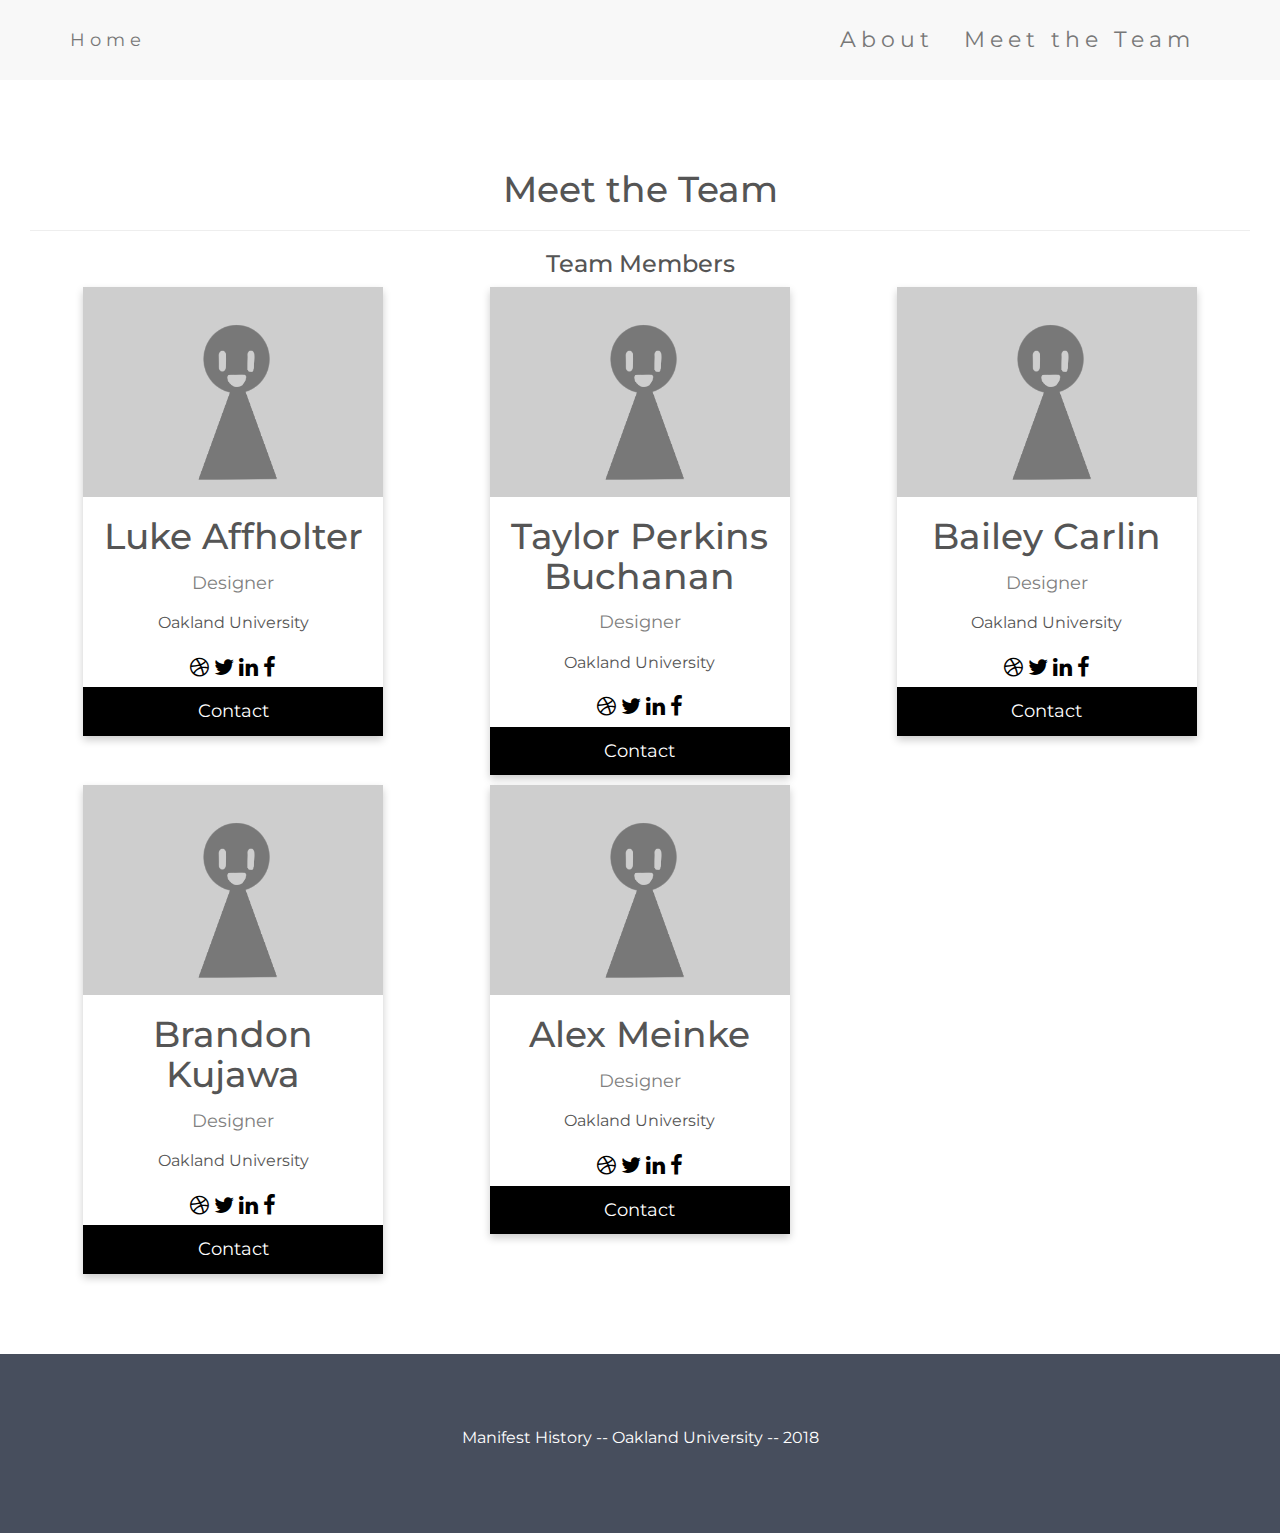
<file: website/html/meet.html>
<!DOCTYPE html>
<html lang="en">

<head>
    <meta charset="UTF-8">
    <meta name="viewport" content="width=device-width, initial-scale=1.0">
    <meta http-equiv="X-UA-Compatible" content="ie=edge">
    <title> Manifest History - Meet the Team </title>
  <link rel="stylesheet" type="text/css" href="../css/style.css">
  <link rel="stylesheet" href="https://maxcdn.bootstrapcdn.com/bootstrap/3.3.7/css/bootstrap.min.css">
  <link href="https://fonts.googleapis.com/css?family=Montserrat" rel="stylesheet">
    <!-- Add icon library -->
<link rel="stylesheet" href="https://cdnjs.cloudflare.com/ajax/libs/font-awesome/4.7.0/css/font-awesome.min.css">
  <script src="https://ajax.googleapis.com/ajax/libs/jquery/3.3.1/jquery.min.js"></script>
  <script src="https://maxcdn.bootstrapcdn.com/bootstrap/3.3.7/js/bootstrap.min.js"></script>
  <style>
  body {
      font: 20px Montserrat, sans-serif;
      line-height: 1.8;
      color: #f5f6f7;
  }
  p {font-size: 16px;}
  .margin {margin-bottom: 45px;}
  .bg-1 { 
      background-color: #1abc9c; /* Green */
      color: #ffffff;
  }
  .bg-2 { 
      background-color: #474e5d; /* Dark Blue */
      color: #ffffff;
  }
  .bg-3 { 
      background-color: #ffffff; /* White */
      color: #555555;
  }
  .bg-4 { 
      background-color: #2f2f2f; /* Black Gray */
      color: #fff;
  }
  .container-fluid {
      padding-top: 70px;
      padding-bottom: 70px;
  }
  .navbar {
      padding-top: 15px;
      padding-bottom: 15px;
      border: 0;
      border-radius: 0;
      margin-bottom: 0;
      font-size: 12px;
      letter-spacing: 5px;
  }
  .navbar-nav  li a:hover {
      color: #1abc9c !important;
  }

    /**CARD**/
      .card {
    box-shadow: 0 4px 8px 0 rgba(0, 0, 0, 0.2);
    max-width: 300px;
    margin: auto;
    text-align: center;
}

.title {
    color: grey;
    font-size: 18px;
}

button {
    border: none;
    outline: 0;
    display: inline-block;
    padding: 8px;
    color: white;
    background-color: #000;
    text-align: center;
    cursor: pointer;
    width: 100%;
    font-size: 18px;
}

a {
    text-decoration: none;
    font-size: 22px;
    color: black;
}

button:hover, a:hover {
    opacity: 0.7;
}
  </style>
</head>

<body>
<!-- Navbar -->
<nav class="navbar navbar-default">
  <div class="container">
    <div class="navbar-header">
      <button type="button" class="navbar-toggle" data-toggle="collapse" data-target="#myNavbar">
        <span class="icon-bar"></span>
        <span class="icon-bar"></span>
        <span class="icon-bar"></span>                        
      </button>
      <a class="navbar-brand" href="index.html">Home</a>
    </div>
    <div class="collapse navbar-collapse" id="myNavbar">
      <ul class="nav navbar-nav navbar-right">
        <li><a href="about.html">About</a></li>
        <li><a href="meet.html">Meet the Team</a></li>
      </ul>
    </div>
  </div>
</nav>

    
    <!--First Container-->
<div class="container-fluid text-center bg-3">    

    <div class="col-sm-12 text-center"> 
      <h1>Meet the Team</h1>
      <p></p>
      <hr>
        <h3>Team Members</h3>
        <div class="row">
        <div class="col-sm-12">
            <div class="col-sm-4">
        <div class="card">
  <img src="../assets/placeholder.png" alt="Luke" style="width:100%">
  <h1>Luke Affholter</h1>
  <p class="title">Designer</p>
  <p>Oakland University</p>
  <a href="#"><i class="fa fa-dribbble"></i></a> 
  <a href="#"><i class="fa fa-twitter"></i></a> 
  <a href="#"><i class="fa fa-linkedin"></i></a> 
  <a href="#"><i class="fa fa-facebook"></i></a> 
  <p><button>Contact</button></p>
</div>
            </div>
            <div class="col-sm-4">
                    <div class="card">
  <img src="../assets/placeholder.png" alt="Taylor" style="width:100%">
  <h1>Taylor Perkins Buchanan</h1>
  <p class="title">Designer</p>
  <p>Oakland University</p>
  <a href="#"><i class="fa fa-dribbble"></i></a> 
  <a href="#"><i class="fa fa-twitter"></i></a> 
  <a href="#"><i class="fa fa-linkedin"></i></a> 
  <a href="#"><i class="fa fa-facebook"></i></a> 
  <p><button>Contact</button></p>
            </div>
            </div>
           
                                <div class="col-sm-4">
        <div class="card">
  <img src="../assets/placeholder.png" alt="Bailey" style="width:100%">
  <h1>Bailey Carlin</h1>
  <p class="title">Designer</p>
  <p>Oakland University</p>
  <a href="#"><i class="fa fa-dribbble"></i></a> 
  <a href="#"><i class="fa fa-twitter"></i></a> 
  <a href="#"><i class="fa fa-linkedin"></i></a> 
  <a href="#"><i class="fa fa-facebook"></i></a> 
  <p><button>Contact</button></p>
            </div>
            </div>
             </div>
            <div class="col-sm-12">
                                <div class="col-sm-4">
        <div class="card">
  <img src="../assets/placeholder.png" alt="Brandon" style="width:100%">
  <h1>Brandon Kujawa</h1>
  <p class="title">Designer</p>
  <p>Oakland University</p>
  <a href="#"><i class="fa fa-dribbble"></i></a> 
  <a href="#"><i class="fa fa-twitter"></i></a> 
  <a href="#"><i class="fa fa-linkedin"></i></a> 
  <a href="#"><i class="fa fa-facebook"></i></a> 
  <p><button>Contact</button></p>
            </div>
            </div>
                                <div class="col-sm-4">
        <div class="card">
  <img src="../assets/placeholder.png" alt="Alex" style="width:100%">
  <h1>Alex Meinke</h1>
  <p class="title">Designer</p>
  <p>Oakland University</p>
  <a href="#"><i class="fa fa-dribbble"></i></a> 
  <a href="#"><i class="fa fa-twitter"></i></a> 
  <a href="#"><i class="fa fa-linkedin"></i></a> 
  <a href="#"><i class="fa fa-facebook"></i></a> 
  <p><button>Contact</button></p>
            </div>
            </div>
            </div>
        </div>

    </div>
</div>

<footer class="container-fluid text-center bg-2">
  <p>Manifest History -- Oakland University -- 2018</p>
</footer>
</body>

</html>
</file>
<file: website/css/style.css>
body {
    font-family: "Lato", sans-serif;
}
@media screen and (max-height: 450px) {
  .sidenav {padding-top: 15px;}
  .sidenav a {font-size: 18px;}
}

html {
    box-sizing: border-box;
}

*,
*:before,
*:after {
    box-sizing: inherit;
}

.column {
    float: left;
    width: 33.3%;
    margin-bottom: 16px;
    padding: 0 8px;
}

@media screen and (max-width: 650px) {
    .column {
        width: 100%;
        display: block;
    }
}

.card {
    box-shadow: 0 4px 8px 0 rgba(0, 0, 0, 0.2);
}

.container {
    padding: 0 16px;
}

.container::after,
.row::after {
    content: "";
    clear: both;
    display: table;
}

.title {
    color: grey;
}

.button {
    border: none;
    outline: 0;
    display: inline-block;
    padding: 8px;
    color: white;
    background-color: #000;
    text-align: center;
    cursor: pointer;
    width: 100%;
}

.button:hover {
    background-color: #555;
}

.abt {
    background-color: navy;
    color: white;
    padding: 10px;
}
  body {
      font: 20px Montserrat, sans-serif;
      line-height: 1.8;
      color: #555555;
  }
  p {font-size: 16px;}
  .margin {margin-bottom: 45px;}
  .bg-1 { 
      background-color: #ffffff; /* Green */
      color: #555555;
  }
  .bg-2 { 
      background-color: #474e5d; /* Dark Blue */
      color: #ffffff;
  }
  .bg-3 { 
      background-color: #ffffff; /* White */
      color: #555555;
  }
  .bg-4 { 
      background-color: #2f2f2f; /* Black Gray */
      color: #fff;
  }
  .container-fluid {
      padding-top: 70px;
      padding-bottom: 70px;
  }
  .navbar {
      padding-top: 15px;
      padding-bottom: 15px;
      border: 0;
      border-radius: 0;
      margin-bottom: 0;
      font-size: 12px;
      letter-spacing: 5px;
  }
  .navbar-nav  li a:hover {
      color: #1abc9c !important;
  }

    /**CARD**/
.card {
    box-shadow: 0 4px 8px 0 rgba(0, 0, 0, 0.2);
    max-width: 300px;
    margin: auto;
    text-align: center;
}

.title {
    color: grey;
    font-size: 18px;
}

button {
    border: none;
    outline: 0;
    display: inline-block;
    padding: 8px;
    color: white;
    background-color: #000;
    text-align: center;
    cursor: pointer;
    width: 100%;
    font-size: 18px;
}

a {
    text-decoration: none;
    font-size: 22px;
    color: black;
}

button:hover, a:hover {
    opacity: 0.7;
}
</file>
